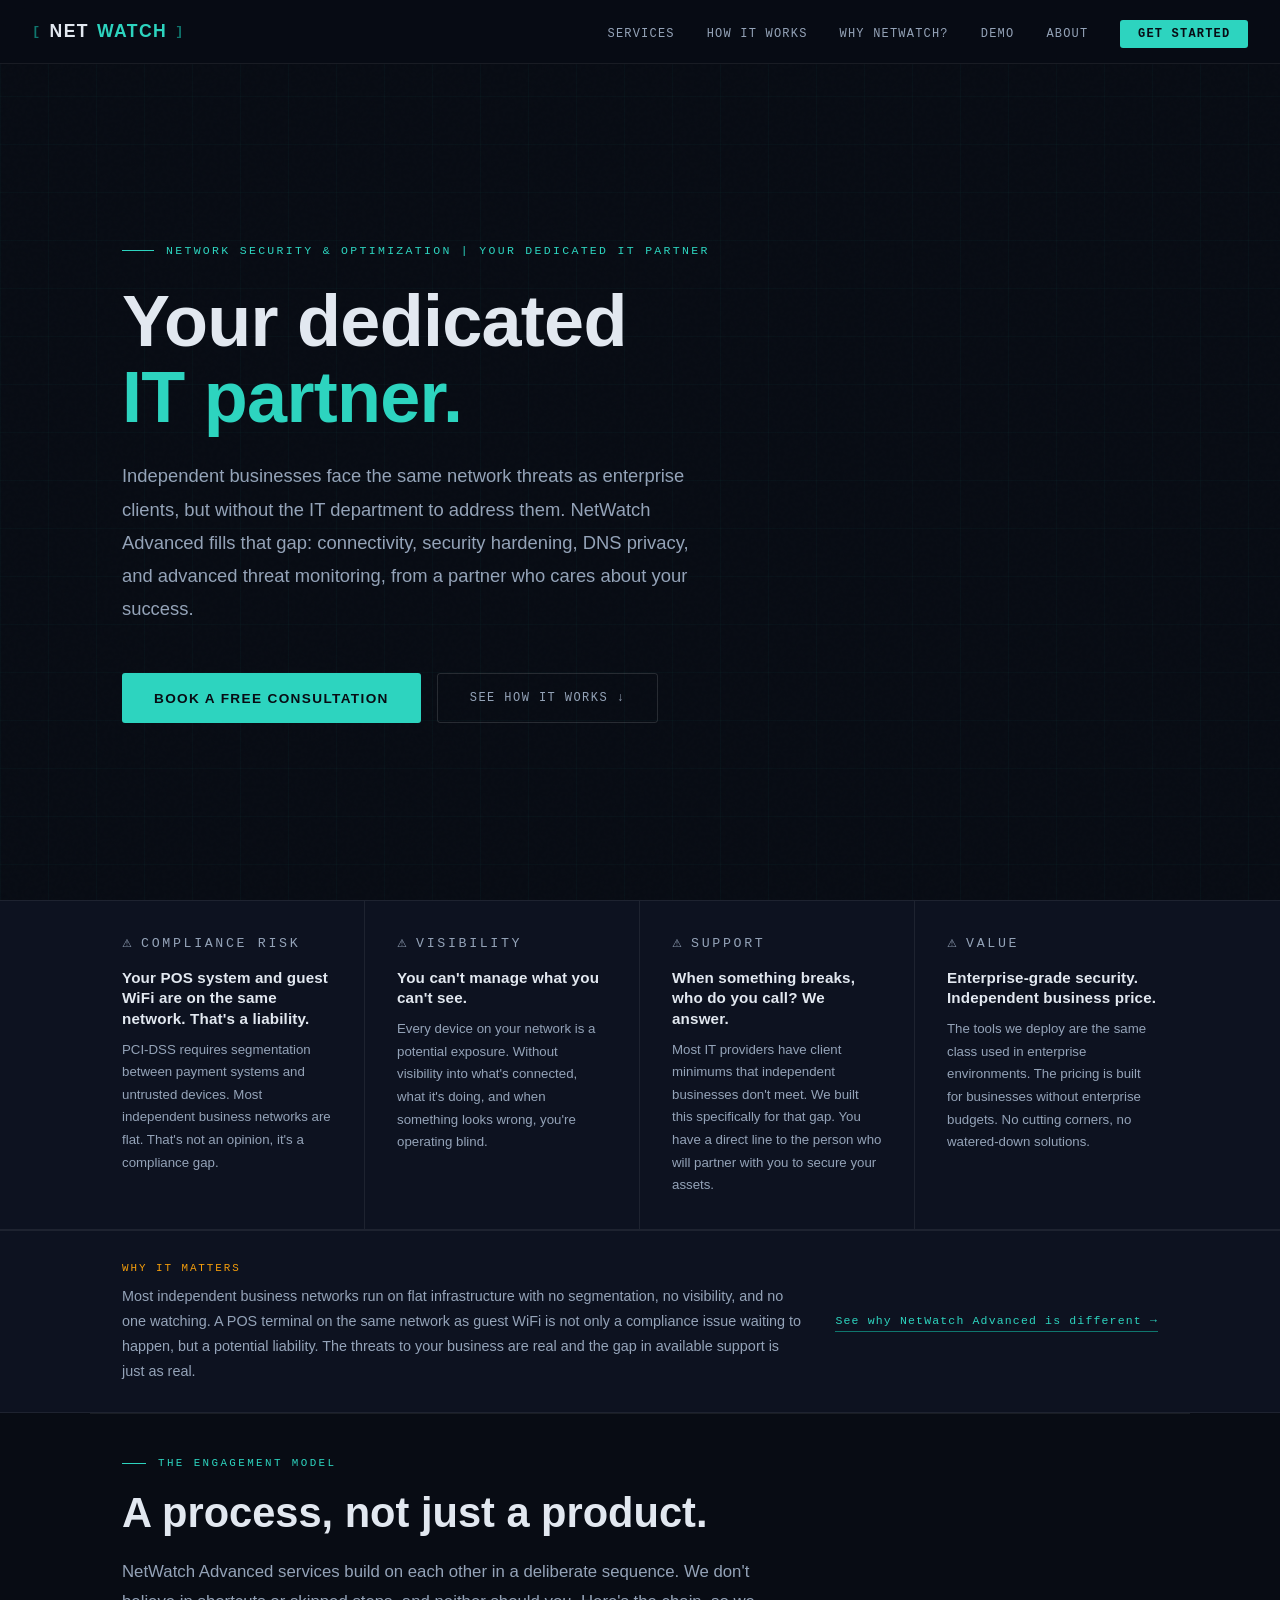
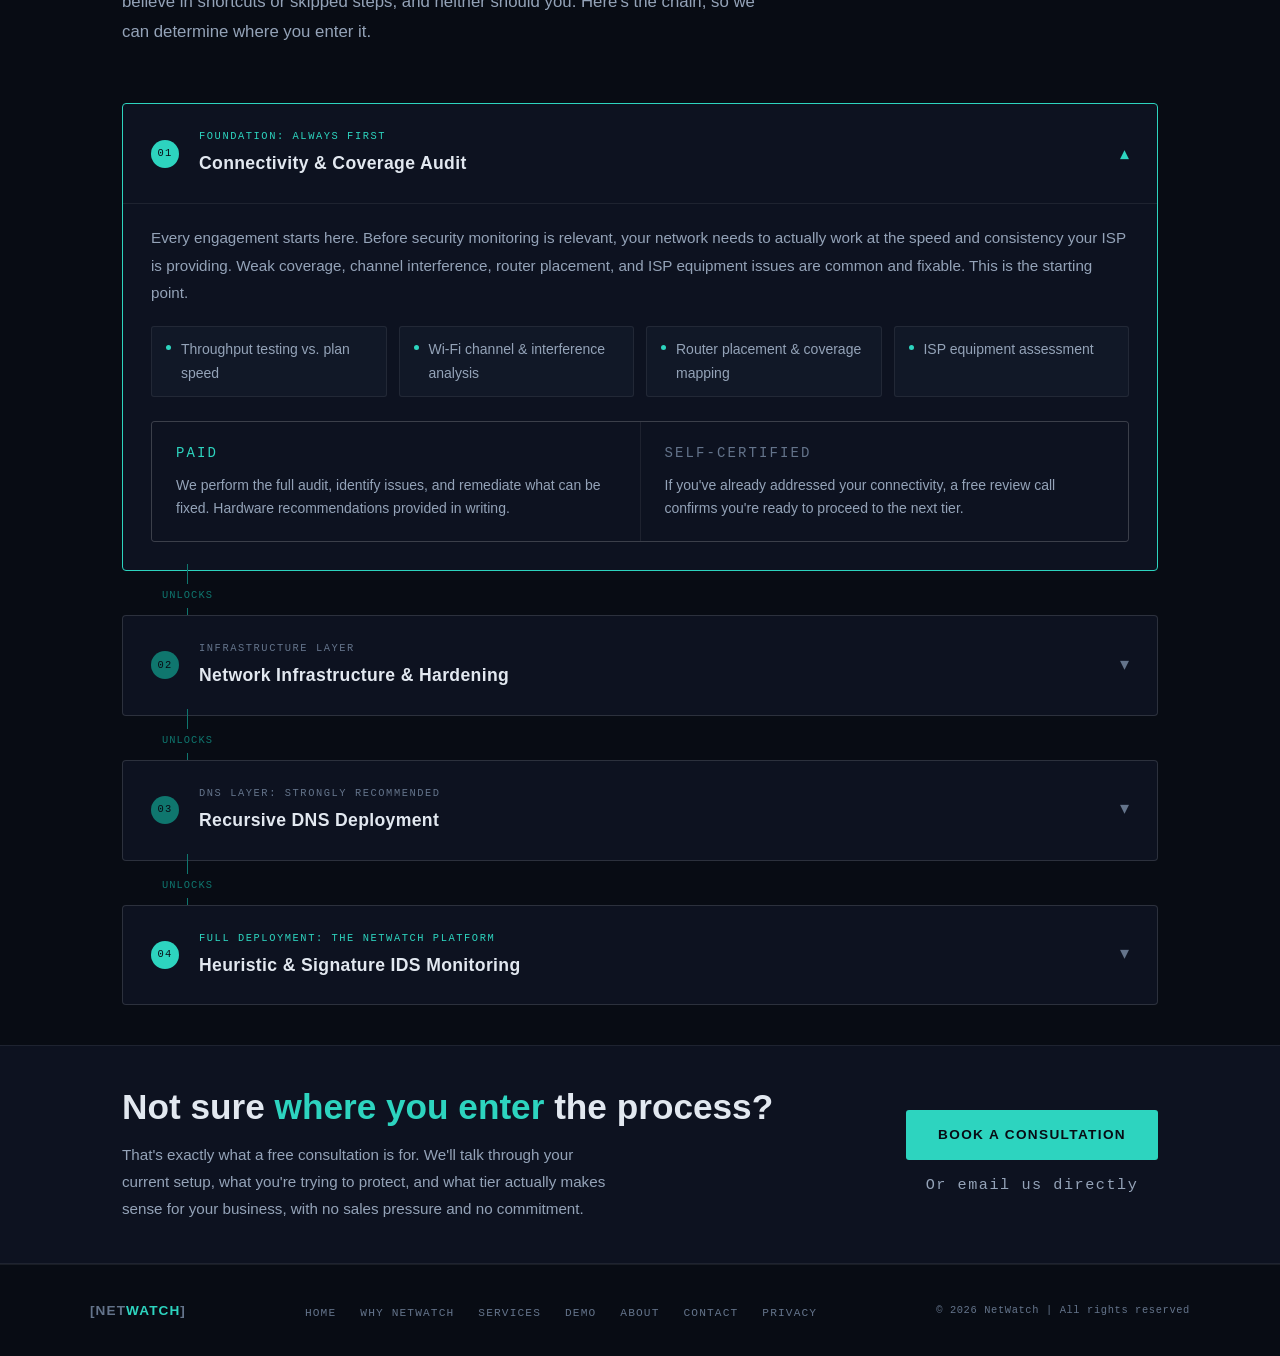
<file: index.html>
<!DOCTYPE html>
<html lang="en">
<head>
  <meta charset="UTF-8" />
  <link rel="icon" type="image/svg+xml" href="favicon.svg" />
  <meta http-equiv="Content-Security-Policy" content="default-src 'self'; script-src 'self' 'unsafe-inline'; connect-src 'self'; frame-src 'self'; img-src 'self' data:; style-src 'self' 'unsafe-inline' https://fonts.googleapis.com; font-src 'self' https://fonts.gstatic.com; worker-src 'self' blob:;">
  <meta property="og:title" content="NetWatch Advanced | Your Dedicated IT Partner" />
  <meta property="og:description" content="Network security and managed IT for independent businesses. Connectivity, hardening, DNS, and IDS monitoring from a partner who picks up the phone." />
  <meta property="og:image" content="https://netwatchadvanced.github.io/og-image.png" />
  <meta property="og:url" content="https://netwatchadvanced.github.io" />
  <meta property="og:type" content="website" />
  <meta name="viewport" content="width=device-width, initial-scale=1.0" />
  <title>NetWatch Advanced | Network Security for Independent Business</title>
  <link rel="preconnect" href="https://fonts.googleapis.com" />
  <link href="https://fonts.googleapis.com/css2?family=Chakra+Petch:wght@400;500;600;700&family=DM+Sans:wght@300;400;500&family=JetBrains+Mono:wght@400;500&display=swap" rel="stylesheet" />
  <link rel="stylesheet" href="assets/css/netwatch.css" />
  <style>
    /* ── HERO ── */
    .hero { min-height: calc(100vh - var(--nav-height)); display: flex; flex-direction: column; justify-content: center; padding: 4rem 2rem; max-width: 1100px; margin: 0 auto; }
    .hero-eyebrow { font-family: var(--mono); font-size: 0.72rem; letter-spacing: 0.2em; text-transform: uppercase; color: var(--teal); margin-bottom: 1.5rem; display: flex; align-items: center; gap: 0.75rem; animation: fadeUp 0.5s ease both; }
    .hero-eyebrow::before { content: ''; display: block; width: 32px; height: 1px; background: var(--teal); }
    .hero h1 { font-family: var(--head); font-size: clamp(2.6rem, 6vw, 4.5rem); font-weight: 700; line-height: 1.05; letter-spacing: -0.01em; color: var(--text); margin-bottom: 1.5rem; max-width: 840px; animation: fadeUp 0.5s 0.1s ease both; }
    .hero h1 em { font-style: normal; color: var(--teal); }
    .hero-sub { font-size: 1.15rem; color: var(--text-muted); max-width: 580px; margin-bottom: 3rem; font-weight: 300; line-height: 1.8; animation: fadeUp 0.5s 0.2s ease both; }
    .hero-actions { display: flex; gap: 1rem; flex-wrap: wrap; align-items: center; animation: fadeUp 0.5s 0.3s ease both; }
    @media (max-width: 768px) { .hero { padding: 3rem 1.5rem; min-height: auto; } }

    /* ── PROBLEM STRIP ── */
    .problem-strip { border-top: 1px solid var(--border); border-bottom: 1px solid var(--border); background: var(--bg2); }
    .problem-strip-inner { max-width: 1100px; margin: 0 auto; display: grid; grid-template-columns: repeat(4, 1fr); }
    .problem-item { padding: 2rem; border-right: 1px solid var(--border); }
    .problem-item:last-child { border-right: none; }
    .problem-item-label { font-family: var(--mono); font-size: 0.62rem; letter-spacing: 0.2em; text-transform: uppercase; color: var(--amber); margin-bottom: 0.75rem; display: flex; align-items: center; gap: 0.4rem; }
    .problem-item-label::before { content: '⚠'; font-size: 0.7rem; }
    .problem-item h3 { font-family: var(--head); font-size: 0.95rem; font-weight: 700; color: var(--text); line-height: 1.35; margin-bottom: 0.6rem; letter-spacing: 0.01em; }
    .problem-item p { font-size: 0.83rem; color: var(--text-muted); line-height: 1.7; }
    @media (max-width: 900px) {
      .problem-strip-inner { grid-template-columns: repeat(2, 1fr); }
      .problem-item { border-bottom: 1px solid var(--border); }
      .problem-item:nth-child(even) { border-right: none; }
      .problem-item:nth-last-child(-n+2) { border-bottom: none; }
    }
    @media (max-width: 480px) {
      .problem-strip-inner { grid-template-columns: 1fr; }
      .problem-item { border-right: none; border-bottom: 1px solid var(--border); }
      .problem-item:last-child { border-bottom: none; }
    }
  </style>
</head>
<body>

  <div id="site-nav" data-active=""></div>

  <section class="hero">
    <p class="hero-eyebrow">Network Security &amp; Optimization | Your Dedicated IT Partner</p>
    <h1>Your dedicated<br /><em>IT partner.</em></h1>
    <p class="hero-sub">
      Independent businesses face the same network threats as enterprise clients, but without the
      IT department to address them. NetWatch Advanced fills that gap: connectivity, security
      hardening, DNS privacy, and advanced threat monitoring, from a partner who cares about your success.
    </p>
    <div class="hero-actions">
      <a href="contact.html" class="btn-primary">Book a Free Consultation</a>
      <a href="#how-it-works" class="btn-ghost">See How It Works ↓</a>
    </div>
  </section>

  <div class="problem-strip">
    <div class="problem-strip-inner">
      <div class="problem-item">
        <p class="problem-item-label">Compliance Risk</p>
        <h3>Your POS system and guest WiFi are on the same network. That's a liability.</h3>
        <p>PCI-DSS requires segmentation between payment systems and untrusted devices. Most independent business networks are flat. That's not an opinion, it's a compliance gap.</p>
      </div>
      <div class="problem-item">
        <p class="problem-item-label">Visibility</p>
        <h3>You can't manage what you can't see.</h3>
        <p>Every device on your network is a potential exposure. Without visibility into what's connected, what it's doing, and when something looks wrong, you're operating blind.</p>
      </div>
      <div class="problem-item">
        <p class="problem-item-label">Support</p>
        <h3>When something breaks, who do you call? We answer.</h3>
        <p>Most IT providers have client minimums that independent businesses don't meet. We built this specifically for that gap. You have a direct line to the person who will partner with you to secure your assets.</p>
      </div>
      <div class="problem-item">
        <p class="problem-item-label">Value</p>
        <h3>Enterprise-grade security. Independent business price.</h3>
        <p>The tools we deploy are the same class used in enterprise environments. The pricing is built for businesses without enterprise budgets. No cutting corners, no watered-down solutions.</p>
      </div>
    </div>
  </div>

  <div class="why-strip">
    <div class="why-strip-inner">
      <div class="why-strip-content">
        <p class="why-strip-label">Why it matters</p>
        <p class="why-strip-text">
          Most independent business networks run on flat infrastructure with no segmentation, no visibility,
          and no one watching. A POS terminal on the same network as guest WiFi is not only a compliance issue
          waiting to happen, but a potential liability. The threats to your business are real and the gap in available support is just as real.
        </p>
      </div>
      <a href="why.html" class="why-strip-link">See why NetWatch Advanced is different →</a>
    </div>
  </div>

  <div class="divider"></div>

  <!--
  <div style="max-width: 800px; margin: 0 auto; padding: 2rem 2rem 0;">
    <img src="assets/nwa.png" alt="NetWatch dashboard overview" style="width: 100%; height: auto; border-radius: 4px; display: block;" />
  </div>
  -->

  <section class="section" id="how-it-works">
    <p class="section-label">The Engagement Model</p>
    <h2>A process, not just a product.</h2>
    <p class="section-intro">
      NetWatch Advanced services build on each other in a deliberate sequence.
      We don't believe in shortcuts or skipped steps, and neither should you. Here's the chain,
      so we can determine where you enter it.
    </p>

    <div class="tier-flow">

      <div class="tier" id="tier1" onclick="toggleTier('tier1')">
        <div class="tier-header">
          <div class="tier-num">01</div>
          <div class="tier-meta">
            <p class="tier-tag">Foundation: Always First</p>
            <p class="tier-name">Connectivity &amp; Coverage Audit</p>
          </div>
          <span class="tier-toggle">▾</span>
        </div>
        <div class="tier-body">
          <div class="tier-body-inner">
            <p class="tier-desc">
              Every engagement starts here. Before security monitoring is relevant, your network
              needs to actually work at the speed and consistency your ISP is providing.
              Weak coverage, channel interference, router placement, and ISP equipment issues
              are common and fixable. This is the starting point.
            </p>
            <div class="tier-services">
              <div class="tier-service"><span class="tier-service-dot"></span>Throughput testing vs. plan speed</div>
              <div class="tier-service"><span class="tier-service-dot"></span>Wi-Fi channel &amp; interference analysis</div>
              <div class="tier-service"><span class="tier-service-dot"></span>Router placement &amp; coverage mapping</div>
              <div class="tier-service"><span class="tier-service-dot"></span>ISP equipment assessment</div>
            </div>
            <div class="entry-lanes">
              <div class="lane">
                <p class="lane-label paid">Paid</p>
                <p>We perform the full audit, identify issues, and remediate what can be fixed. Hardware recommendations provided in writing.</p>
              </div>
              <div class="lane">
                <p class="lane-label free">Self-Certified</p>
                <p>If you've already addressed your connectivity, a free review call confirms you're ready to proceed to the next tier.</p>
              </div>
            </div>
          </div>
        </div>
      </div>

      <div class="tier-connector">
        <div class="tier-connector-inner">
          <div class="tier-connector-line"></div>
          <span class="tier-connector-label">UNLOCKS</span>
          <div class="tier-connector-line-short"></div>
        </div>
      </div>

      <div class="tier" id="tier2" onclick="toggleTier('tier2')">
        <div class="tier-header">
          <div class="tier-num">02</div>
          <div class="tier-meta">
            <p class="tier-tag">Infrastructure Layer</p>
            <p class="tier-name">Network Infrastructure &amp; Hardening</p>
          </div>
          <span class="tier-toggle">▾</span>
        </div>
        <div class="tier-body">
          <div class="tier-body-inner">
            <p class="tier-desc">
              With a verified foundation, we build the infrastructure layer tailored to your environment.
              Services here are mix-and-match based on audit findings, as not every client needs every component,
              but every component builds on the connectivity work that came before.
            </p>
            <div class="tier-services">
              <div class="tier-service"><span class="tier-service-dot"></span>Ongoing IT support &amp; helpdesk</div>
              <div class="tier-service"><span class="tier-service-dot"></span>Firewall configuration &amp; rule sets</div>
              <div class="tier-service"><span class="tier-service-dot"></span>VLAN network segmentation: guest networks, POS &amp; staff isolation</div>
              <div class="tier-service"><span class="tier-service-dot"></span>Patch management &amp; firmware updates</div>
              <div class="tier-service"><span class="tier-service-dot"></span>Hardware selection &amp; procurement guidance</div>
              <div class="tier-service"><span class="tier-service-dot"></span>Security architecture advising</div>
            </div>
          </div>
        </div>
      </div>

      <div class="tier-connector">
        <div class="tier-connector-inner">
          <div class="tier-connector-line"></div>
          <span class="tier-connector-label">UNLOCKS</span>
          <div class="tier-connector-line-short"></div>
        </div>
      </div>

      <div class="tier" id="tier3" onclick="toggleTier('tier3')">
        <div class="tier-header">
          <div class="tier-num">03</div>
          <div class="tier-meta">
            <p class="tier-tag">DNS Layer: Strongly Recommended</p>
            <p class="tier-name">Recursive DNS Deployment</p>
          </div>
          <span class="tier-toggle">▾</span>
        </div>
        <div class="tier-body">
          <div class="tier-body-inner">
            <p class="tier-desc">
              DNS is the address book of the internet, because every connection your devices make starts with a DNS query.
              Deploying a local recursive resolver means no third-party DNS provider sees your queries,
              every device on your network is covered whether it wants to be or not, and known-bad domains
              are blocked before a connection is ever attempted.
              This tier is a meaningful standalone deployment and it feeds the NetWatch dashboard
              with DNS telemetry when Tier 4 follows. You are not <b>required</b> to implement Tier 4
              in order to reap the benefits of Tier 3, and several clients have seen meaningful
              improvements to privacy and security from DNS deployment alone.
            </p>
            <div class="tier-services">
              <div class="tier-service"><span class="tier-service-dot"></span>Pi-hole network-wide ad &amp; tracker blocking</div>
              <div class="tier-service"><span class="tier-service-dot"></span>Unbound fully recursive resolver</div>
              <div class="tier-service"><span class="tier-service-dot"></span>DNSSEC validation</div>
              <div class="tier-service"><span class="tier-service-dot"></span>Forced DNS routing: no device bypass</div>
              <div class="tier-service"><span class="tier-service-dot"></span>Query logging &amp; analytics</div>
              <div class="tier-service"><span class="tier-service-dot"></span>Custom blocklist configuration</div>
            </div>
            <div class="tier-note">
              <strong>Note:</strong> Tier 4 (NetWatch) can be deployed without a DNS layer, but the picture
              it gives you is less complete. DNS telemetry is an important data source in the
              dashboard, as it's what tells you a device tried to bypass your resolver 40 times today.
              We recommend Tier 3 first, but <b>it is not required for Tier 4.</b>
            </div>
          </div>
        </div>
      </div>

      <div class="tier-connector">
        <div class="tier-connector-inner">
          <div class="tier-connector-line"></div>
          <span class="tier-connector-label">UNLOCKS</span>
          <div class="tier-connector-line-short"></div>
        </div>
      </div>

      <div class="tier t4" id="tier4" onclick="toggleTier('tier4')">
        <div class="tier-header">
          <div class="tier-num">04</div>
          <div class="tier-meta">
            <p class="tier-tag">Full Deployment: The NetWatch Platform</p>
            <p class="tier-name">Heuristic &amp; Signature IDS Monitoring</p>
          </div>
          <span class="tier-toggle">▾</span>
        </div>
        <div class="tier-body">
          <div class="tier-body-inner">
            <p class="tier-desc">
              NetWatch is a purpose-built <strong>detection platform</strong>, it is not a prevention system.
              It passively watches every packet via SPAN port mirroring without sitting inline,
              meaning it generates no performance impact and cannot intercept, block, or modify traffic.
              What it does is give you complete visibility into what your network is actually doing:
              every connection, every external IP, every anomalous behavior pattern, all brought together in a
              single operational dashboard alongside your DNS telemetry.
              You see everything. You own the hardware. The data never leaves your network.
              There is no cloud, there is no third-party data collection.
            </p>
            <div class="tier-services">
              <div class="tier-service"><span class="tier-service-dot"></span>Suricata IDS: signature &amp; heuristic detection</div>
              <div class="tier-service"><span class="tier-service-dot"></span>Passive SPAN port monitoring (no inline impact)</div>
              <div class="tier-service"><span class="tier-service-dot"></span>Real-time alert dashboard</div>
              <div class="tier-service"><span class="tier-service-dot"></span>Geographic traffic intelligence</div>
              <div class="tier-service"><span class="tier-service-dot"></span>Device inventory &amp; discovery engine</div>
              <div class="tier-service"><span class="tier-service-dot"></span>DNS telemetry integration</div>
              <div class="tier-service"><span class="tier-service-dot"></span>Monthly reports: Passive or Active tier</div>
              <div class="tier-service"><span class="tier-service-dot"></span>Client-owned hardware, full data sovereignty</div>
            </div>
            <div class="tier-note-teal">
              <strong>Detection, not prevention.</strong> NetWatch tells you what's happening on your network,
              but it does not stop it. The value is visibility: knowing a device is behaving abnormally,
              that traffic is going somewhere it shouldn't, or that something needs attention.
              What happens next is a conversation. Operator-assisted remote response is on the roadmap
              for clients who want a human in the loop when alerts fire.
            </div>
          </div>
        </div>
      </div>

    </div>
  </section>

  <div class="cta-section">
    <div class="cta-inner">
      <div>
        <h2>Not sure <em>where you enter</em> the process?</h2>
        <p>
          That's exactly what a free consultation is for. We'll talk through your current setup,
          what you're trying to protect, and what tier actually makes sense for your business,
          with no sales pressure and no commitment.
        </p>
      </div>
      <div class="cta-actions">
        <a href="contact.html" class="btn-primary">Book a Consultation</a>
        <p class="cta-email">Or email us directly</p>
      </div>
    </div>
  </div>

  <footer id="site-footer"></footer>
  <script src="assets/js/netwatch.js"></script>

</body>
</html>
</file>
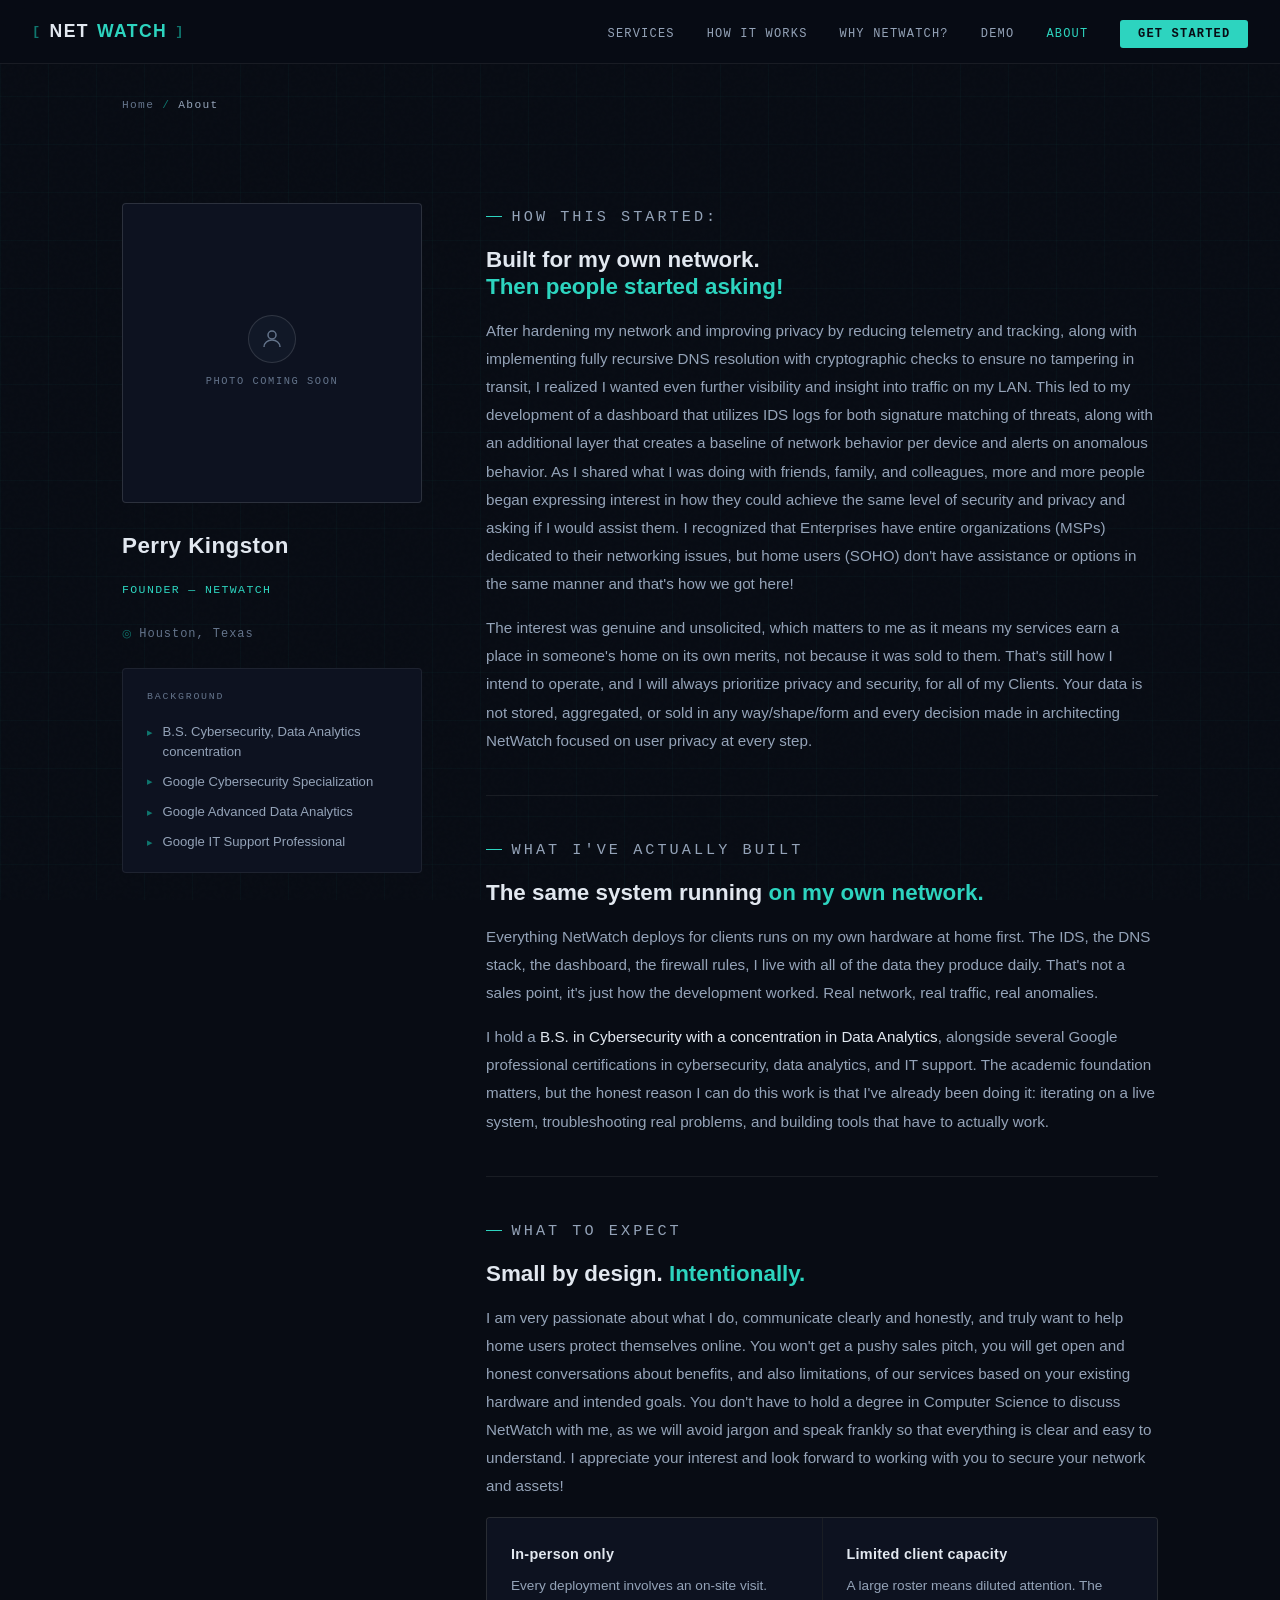
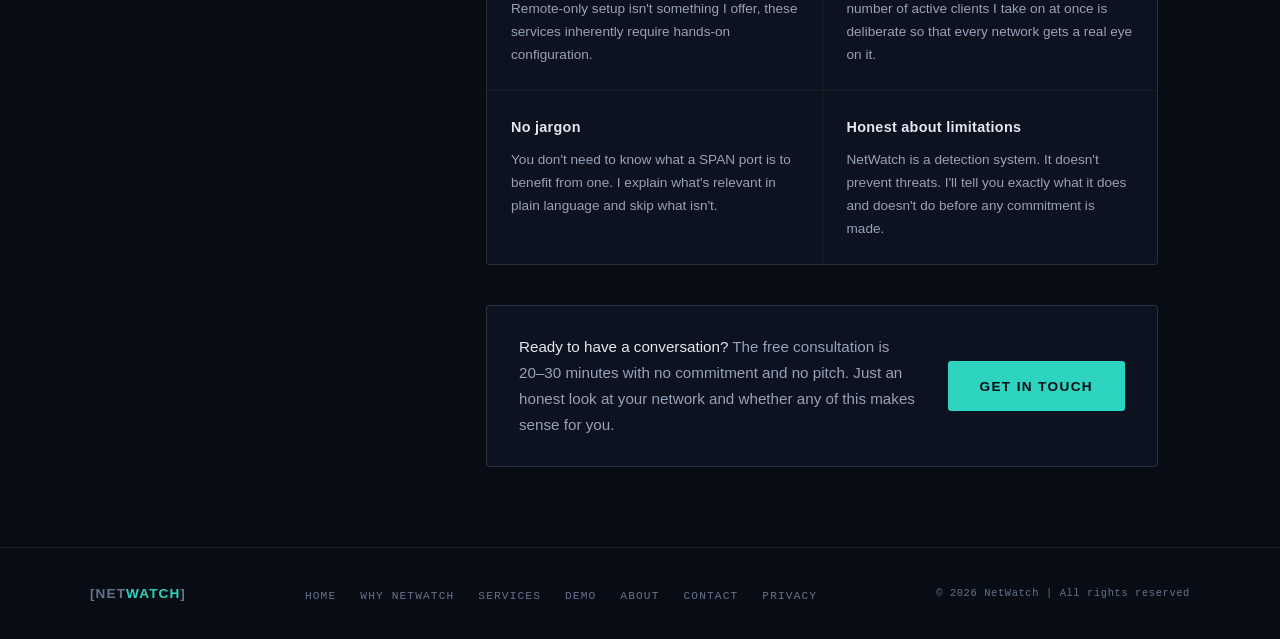
<file: about.html>
<!DOCTYPE html>
<html lang="en">
<head>
  <meta charset="UTF-8" />
  <link rel="icon" type="image/svg+xml" href="favicon.svg" />
  <meta http-equiv="Content-Security-Policy" content="default-src 'self'; script-src 'self' 'unsafe-inline'; connect-src 'self'; frame-src 'self'; img-src 'self' data:; style-src 'self' 'unsafe-inline' https://fonts.googleapis.com; font-src 'self' https://fonts.gstatic.com; worker-src 'self' blob:;">
  <meta name="viewport" content="width=device-width, initial-scale=1.0" />
  <title>About | NetWatch</title>
  <link rel="preconnect" href="https://fonts.googleapis.com" />
  <link href="https://fonts.googleapis.com/css2?family=Chakra+Petch:wght@400;500;600;700&family=DM+Sans:wght@300;400;500&family=JetBrains+Mono:wght@400;500&display=swap" rel="stylesheet" />
  <link rel="stylesheet" href="assets/css/netwatch.css" />
  <style>
    .about-grid { display: grid; grid-template-columns: 300px 1fr; gap: 4rem; align-items: start; max-width: 1100px; margin: 0 auto; padding: 4rem 2rem 5rem; }
    .about-identity { display: flex; flex-direction: column; gap: 1.5rem; animation: fadeUp 0.4s ease both; }
    .photo-placeholder { width: 100%; aspect-ratio: 1; background: var(--bg2); border: 1px solid var(--border2); border-radius: 4px; display: flex; flex-direction: column; align-items: center; justify-content: center; gap: 0.6rem; }
    .photo-placeholder-icon { width: 48px; height: 48px; border-radius: 50%; background: var(--bg3); border: 1px solid var(--border2); display: flex; align-items: center; justify-content: center; }
    .photo-placeholder-icon svg { width: 24px; height: 24px; stroke: var(--text-dim); fill: none; stroke-width: 1.5; }
    .photo-placeholder-label { font-family: var(--mono); font-size: 0.65rem; letter-spacing: 0.15em; text-transform: uppercase; color: var(--text-dim); }
    .identity-name { font-family: var(--head); font-size: 1.4rem; font-weight: 700; color: var(--text); letter-spacing: 0.02em; }
    .identity-title { font-family: var(--mono); font-size: 0.72rem; letter-spacing: 0.12em; text-transform: uppercase; color: var(--teal); margin-top: -0.75rem; }
    .identity-location { font-family: var(--mono); font-size: 0.75rem; letter-spacing: 0.08em; color: var(--text-dim); display: flex; align-items: center; gap: 0.4rem; }
    .identity-location::before { content: '◎'; color: var(--teal-dim); font-size: 0.7rem; }
    .credential-block { background: var(--bg2); border: 1px solid var(--border); border-radius: 4px; padding: 1.25rem 1.5rem; }
    .credential-block-label { font-family: var(--mono); font-size: 0.62rem; letter-spacing: 0.18em; text-transform: uppercase; color: var(--text-dim); margin-bottom: 1rem; }
    .credential-list { list-style: none; display: flex; flex-direction: column; gap: 0.65rem; }
    .credential-list li { font-size: 0.82rem; color: var(--text-muted); line-height: 1.5; display: flex; align-items: flex-start; gap: 0.6rem; }
    .credential-list li::before { content: '▸'; color: var(--teal-dim); font-size: 0.7rem; flex-shrink: 0; margin-top: 0.1rem; }
    .about-content { display: flex; flex-direction: column; gap: 2.5rem; animation: fadeUp 0.4s 0.1s ease both; }
    .about-section-label { font-family: var(--mono); font-size: 0.65rem; letter-spacing: 0.2em; text-transform: uppercase; color: var(--teal); margin-bottom: 0.75rem; display: flex; align-items: center; gap: 0.6rem; }
    .about-section-label::before { content: ''; display: block; width: 16px; height: 1px; background: var(--teal); }
    .about-block h2 { font-family: var(--head); font-size: 1.4rem; font-weight: 700; color: var(--text); line-height: 1.2; margin-bottom: 1rem; }
    .about-block h2 em { font-style: normal; color: var(--teal); }
    .about-block p { font-size: 0.95rem; color: var(--text-muted); line-height: 1.85; margin-bottom: 1rem; }
    .about-block p:last-child { margin-bottom: 0; }
    .about-block p strong { color: var(--text); font-weight: 500; }
    .about-divider { height: 1px; background: var(--border); }
    .expect-grid { display: grid; grid-template-columns: 1fr 1fr; gap: 1px; background: var(--border); border: 1px solid var(--border); border-radius: 4px; overflow: hidden; margin-top: 1rem; }
    .expect-card { background: var(--bg2); padding: 1.5rem; }
    .expect-card h3 { font-family: var(--head); font-size: 0.9rem; font-weight: 600; color: var(--text); letter-spacing: 0.02em; margin-bottom: 0.5rem; }
    .expect-card p { font-size: 0.85rem; color: var(--text-muted); line-height: 1.7; margin-bottom: 0; }
    .about-cta { background: var(--bg2); border: 1px solid var(--border2); border-radius: 4px; padding: 1.75rem 2rem; display: flex; align-items: center; justify-content: space-between; gap: 2rem; flex-wrap: wrap; }
    .about-cta p { font-size: 0.95rem; color: var(--text-muted); line-height: 1.7; margin: 0; flex: 1; min-width: 220px; }
    .about-cta p strong { color: var(--text); font-weight: 500; }
    @media (max-width: 860px) {
      .about-grid { grid-template-columns: 1fr; gap: 2.5rem; padding: 2.5rem 1.5rem 4rem; }
      .about-identity { flex-direction: row; flex-wrap: wrap; align-items: flex-start; gap: 1.5rem; }
      .photo-placeholder { width: 120px; aspect-ratio: 1; flex-shrink: 0; }
      .expect-grid { grid-template-columns: 1fr; }
    }
  </style>
</head>
<body>

  <div id="site-nav" data-active="about"></div>

  <div style="max-width: 1100px; margin: 0 auto; padding: 2rem 2rem 0;">
    <div class="breadcrumb">
      <a href="index.html">Home</a>
      <span>/</span>
      <span style="color: var(--text-muted);">About</span>
    </div>
  </div>

  <div class="about-grid">

    <div class="about-identity">
      <div class="photo-placeholder">
        <div class="photo-placeholder-icon">
          <svg viewBox="0 0 24 24" xmlns="http://www.w3.org/2000/svg">
            <circle cx="12" cy="8" r="4"/>
            <path d="M4 20c0-4 3.6-7 8-7s8 3 8 7"/>
          </svg>
        </div>
        <p class="photo-placeholder-label">Photo coming soon</p>
      </div>
      <div>
        <p class="identity-name">Perry Kingston</p><br>
        <p class="identity-title">Founder — NetWatch</p>
      </div>
      <p class="identity-location">Houston, Texas</p>
      <div class="credential-block">
        <p class="credential-block-label">Background</p>
        <ul class="credential-list">
          <li>B.S. Cybersecurity, Data Analytics concentration</li>
          <li>Google Cybersecurity Specialization</li>
          <li>Google Advanced Data Analytics</li>
          <li>Google IT Support Professional</li>
        </ul>
      </div>
    </div>

    <div class="about-content">

      <div class="about-block">
        <p class="about-section-label">How this started:</p>
        <h2>Built for my own network.<br /><em>Then people started asking!</em></h2>
        <p>
          After hardening my network and improving privacy by reducing telemetry and tracking, along with
          implementing fully recursive DNS resolution with cryptographic checks to ensure no tampering
          in transit, I realized I wanted even further visibility and insight into traffic on my LAN. This led
          to my development of a dashboard that utilizes IDS logs for both signature matching of threats,
          along with an additional layer that creates a baseline of network behavior per device and alerts
          on anomalous behavior. As I shared what I was doing with friends, family, and colleagues, more and more
          people began expressing interest in how they could achieve the same level of security and privacy and
          asking if I would assist them. I recognized that Enterprises have entire organizations (MSPs) dedicated to their networking issues,
          but home users (SOHO) don't have assistance or options in the same manner and that's how we got here!
        </p>
        <p>
          The interest was genuine and unsolicited, which matters to me as it means
          my services earn a place in someone's home on its own merits, not because
          it was sold to them. That's still how I intend to operate, and I will always
          prioritize privacy and security, for all of my Clients. Your data is not stored,
          aggregated, or sold in any way/shape/form and every decision made in architecting
          NetWatch focused on user privacy at every step.
        </p>
      </div>

      <div class="about-divider"></div>

      <div class="about-block">
        <p class="about-section-label">What I've actually built</p>
        <h2>The same system running <em>on my own network.</em></h2>
        <p>
          Everything NetWatch deploys for clients runs on my own hardware at home first.
          The IDS, the DNS stack, the dashboard, the firewall rules, I live with all of the data
          they produce daily. That's not a sales point, it's just how the development worked.
          Real network, real traffic, real anomalies.
        </p>
        <p>
          I hold a <strong>B.S. in Cybersecurity with a concentration in Data Analytics</strong>,
          alongside several Google professional certifications in cybersecurity,
          data analytics, and IT support. The academic foundation matters, but the honest reason
          I can do this work is that I've already been doing it: iterating on a live system,
          troubleshooting real problems, and building tools that have to actually work.
        </p>
      </div>

      <div class="about-divider"></div>

      <div class="about-block">
        <p class="about-section-label">What to expect</p>
        <h2>Small by design. <em>Intentionally.</em></h2>
        <p>
          I am very passionate about what I do, communicate clearly and honestly,
          and truly want to help home users protect themselves online. You won't get a pushy
          sales pitch, you will get open and honest conversations about benefits, and also limitations,
          of our services based on your existing hardware and intended goals. You don't have to hold a
          degree in Computer Science to discuss NetWatch with me, as we will avoid jargon and speak frankly
          so that everything is clear and easy to understand. I appreciate your interest and look forward
          to working with you to secure your network and assets!
        </p>
        <div class="expect-grid">
          <div class="expect-card">
            <h3>In-person only</h3>
            <p>Every deployment involves an on-site visit. Remote-only setup isn't something I offer, these services inherently require hands-on configuration.</p>
          </div>
          <div class="expect-card">
            <h3>Limited client capacity</h3>
            <p>A large roster means diluted attention. The number of active clients I take on at once is deliberate so that every network gets a real eye on it.</p>
          </div>
          <div class="expect-card">
            <h3>No jargon</h3>
            <p>You don't need to know what a SPAN port is to benefit from one. I explain what's relevant in plain language and skip what isn't.</p>
          </div>
          <div class="expect-card">
            <h3>Honest about limitations</h3>
            <p>NetWatch is a detection system. It doesn't prevent threats. I'll tell you exactly what it does and doesn't do before any commitment is made.</p>
          </div>
        </div>
      </div>

      <div class="about-cta">
        <p>
          <strong>Ready to have a conversation?</strong> The free consultation is
          20–30 minutes with no commitment and no pitch. Just an honest look at your network
          and whether any of this makes sense for you.
        </p>
        <a href="contact.html" class="btn-primary">Get in Touch</a>
      </div>

    </div>
  </div>

  <footer id="site-footer"></footer>
  <script src="assets/js/netwatch.js"></script>

</body>
</html>
</file>
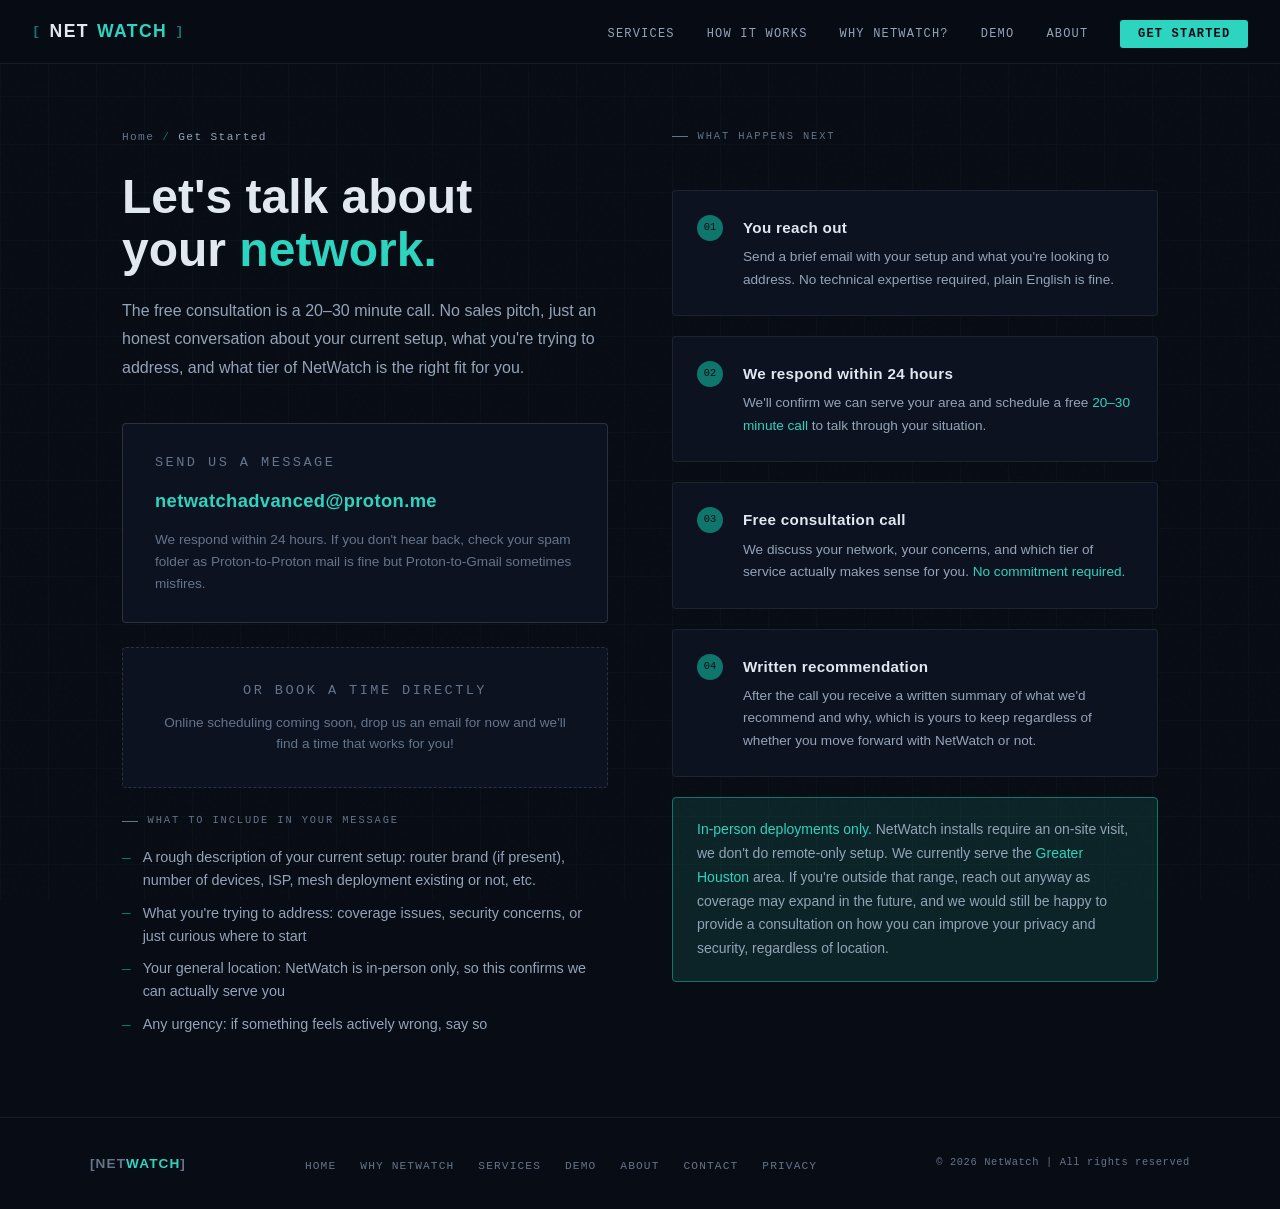
<file: contact.html>
<!DOCTYPE html>
<html lang="en">
<head>
  <meta charset="UTF-8" />
  <link rel="icon" type="image/svg+xml" href="favicon.svg" />
  <meta http-equiv="Content-Security-Policy" content="default-src 'self'; script-src 'self' 'unsafe-inline'; connect-src 'self'; frame-src 'self'; img-src 'self' data:; style-src 'self' 'unsafe-inline' https://fonts.googleapis.com; font-src 'self' https://fonts.gstatic.com; worker-src 'self' blob:;">
  <meta name="viewport" content="width=device-width, initial-scale=1.0" />
  <title>Get Started | NetWatch</title>
  <link rel="preconnect" href="https://fonts.googleapis.com" />
  <link href="https://fonts.googleapis.com/css2?family=Chakra+Petch:wght@400;500;600;700&family=DM+Sans:wght@300;400;500&family=JetBrains+Mono:wght@400;500&display=swap" rel="stylesheet" />
  <link rel="stylesheet" href="assets/css/netwatch.css" />
  <style>
    .contact-grid { display: grid; grid-template-columns: 1fr 1fr; gap: 4rem; align-items: start; padding: 4rem 2rem 5rem; max-width: 1100px; margin: 0 auto; }
    .contact-left h1 { font-family: var(--head); font-size: clamp(2rem, 4vw, 3rem); font-weight: 700; line-height: 1.1; color: var(--text); margin-bottom: 1.25rem; animation: fadeUp 0.4s ease both; }
    .contact-left h1 em { font-style: normal; color: var(--teal); }
    .contact-left .lead { font-size: 1rem; color: var(--text-muted); line-height: 1.8; font-weight: 300; margin-bottom: 2.5rem; animation: fadeUp 0.4s 0.1s ease both; }
    .email-block { background: var(--bg2); border: 1px solid var(--border2); border-radius: 4px; padding: 1.75rem 2rem; margin-bottom: 1.5rem; animation: fadeUp 0.4s 0.15s ease both; }
    .email-block-label { font-family: var(--mono); font-size: 0.65rem; letter-spacing: 0.18em; text-transform: uppercase; color: var(--text-dim); margin-bottom: 0.75rem; }
    .email-link { font-family: var(--head); font-size: 1.15rem; font-weight: 600; color: var(--teal); text-decoration: none; letter-spacing: 0.02em; display: inline-block; margin-bottom: 0.75rem; transition: color 0.2s; }
    .email-link:hover { color: var(--teal-hover); }
    .email-block p { font-size: 0.85rem; color: var(--text-dim); line-height: 1.6; }
    .calendly-placeholder { background: var(--bg2); border: 1px dashed var(--border2); border-radius: 4px; padding: 2rem; text-align: center; margin-bottom: 1.5rem; animation: fadeUp 0.4s 0.2s ease both; }
    .calendly-placeholder-label { font-family: var(--mono); font-size: 0.65rem; letter-spacing: 0.18em; text-transform: uppercase; color: var(--text-dim); margin-bottom: 0.6rem; }
    .calendly-placeholder p { font-size: 0.85rem; color: var(--text-dim); line-height: 1.6; }
    .include-block { animation: fadeUp 0.4s 0.25s ease both; }
    .include-label { font-family: var(--mono); font-size: 0.65rem; letter-spacing: 0.18em; text-transform: uppercase; color: var(--text-dim); margin-bottom: 1rem; display: flex; align-items: center; gap: 0.6rem; }
    .include-label::before { content: ''; display: block; width: 16px; height: 1px; background: var(--text-dim); }
    .include-list { list-style: none; display: flex; flex-direction: column; gap: 0.6rem; }
    .include-list li { display: flex; align-items: flex-start; gap: 0.75rem; font-size: 0.9rem; color: var(--text-muted); line-height: 1.6; }
    .include-list li::before { content: '—'; font-family: var(--mono); color: var(--teal-dim); flex-shrink: 0; margin-top: 0.05rem; }
    .contact-right { display: flex; flex-direction: column; gap: 1.25rem; animation: fadeUp 0.4s 0.2s ease both; }
    .process-step { background: var(--bg2); border: 1px solid var(--border); border-radius: 4px; padding: 1.5rem; display: flex; gap: 1.25rem; align-items: flex-start; transition: border-color 0.2s; }
    .process-step:hover { border-color: var(--teal-dim); }
    .process-num { font-family: var(--mono); font-size: 0.65rem; font-weight: 500; color: var(--bg); background: var(--teal-dim); width: 26px; height: 26px; border-radius: 50%; display: flex; align-items: center; justify-content: center; flex-shrink: 0; }
    .process-step-content h3 { font-family: var(--head); font-size: 0.95rem; font-weight: 600; color: var(--text); letter-spacing: 0.02em; margin-bottom: 0.35rem; }
    .process-step-content p { font-size: 0.85rem; color: var(--text-muted); line-height: 1.65; }
    .process-step-content p strong { color: var(--teal); font-weight: 500; }
    .local-note { background: var(--teal-glow); border: 1px solid var(--teal-dim); border-radius: 4px; padding: 1.25rem 1.5rem; font-size: 0.875rem; color: var(--text-muted); line-height: 1.7; }
    .local-note strong { color: var(--teal); font-weight: 500; }
    @media (max-width: 768px) { .contact-grid { grid-template-columns: 1fr; gap: 2.5rem; padding: 2.5rem 1.5rem 4rem; } }
  </style>
</head>
<body>

  <div id="site-nav" data-active="contact"></div>

  <div class="contact-grid">

    <div class="contact-left">
      <div class="breadcrumb">
        <a href="index.html">Home</a>
        <span>/</span>
        <span style="color: var(--text-muted);">Get Started</span>
      </div>
      <h1>Let's talk about<br />your <em>network.</em></h1>
      <p class="lead">
        The free consultation is a 20–30 minute call. No sales pitch,
        just an honest conversation about your current setup, what you're
        trying to address, and what tier of NetWatch is the right fit for you.
      </p>
      <div class="email-block">
        <p class="email-block-label">Send us a message</p>
        <a href="mailto:netwatchadvanced@proton.me" class="email-link">netwatchadvanced@proton.me</a>
        <p>We respond within 24 hours. If you don't hear back, check your spam folder as Proton-to-Proton mail is fine but Proton-to-Gmail sometimes misfires.</p>
      </div>
      <!-- CALENDLY PLACEHOLDER — swap this div for the Calendly embed script when ready -->
      <div class="calendly-placeholder" id="calendly-embed">
        <p class="calendly-placeholder-label">Or book a time directly</p>
        <p>Online scheduling coming soon, drop us an email for now and we'll find a time that works for you!</p>
      </div>
      <div class="include-block">
        <p class="include-label">What to include in your message</p>
        <ul class="include-list">
          <li>A rough description of your current setup: router brand (if present), number of devices, ISP, mesh deployment existing or not, etc.</li>
          <li>What you're trying to address: coverage issues, security concerns, or just curious where to start</li>
          <li>Your general location: NetWatch is in-person only, so this confirms we can actually serve you</li>
          <li>Any urgency: if something feels actively wrong, say so</li>
        </ul>
      </div>
    </div>

    <div class="contact-right">
      <div style="margin-bottom: 0.5rem;">
        <p class="include-label" style="margin-bottom: 1rem;">What happens next</p>
      </div>
      <div class="process-step">
        <div class="process-num">01</div>
        <div class="process-step-content">
          <h3>You reach out</h3>
          <p>Send a brief email with your setup and what you're looking to address. No technical expertise required, plain English is fine.</p>
        </div>
      </div>
      <div class="process-step">
        <div class="process-num">02</div>
        <div class="process-step-content">
          <h3>We respond within 24 hours</h3>
          <p>We'll confirm we can serve your area and schedule a free <strong>20–30 minute call</strong> to talk through your situation.</p>
        </div>
      </div>
      <div class="process-step">
        <div class="process-num">03</div>
        <div class="process-step-content">
          <h3>Free consultation call</h3>
          <p>We discuss your network, your concerns, and which tier of service actually makes sense for you. <strong>No commitment required.</strong></p>
        </div>
      </div>
      <div class="process-step">
        <div class="process-num">04</div>
        <div class="process-step-content">
          <h3>Written recommendation</h3>
          <p>After the call you receive a written summary of what we'd recommend and why, which is yours to keep regardless of whether you move forward with NetWatch or not.</p>
        </div>
      </div>
      <div class="local-note">
        <strong>In-person deployments only.</strong> NetWatch installs require an on-site visit,
        we don't do remote-only setup. We currently serve the
        <strong>Greater Houston</strong> area. If you're outside that range, reach out anyway as
        coverage may expand in the future, and we would still be happy to provide a consultation on how you
        can improve your privacy and security, regardless of location.
      </div>
    </div>

  </div>

  <footer id="site-footer"></footer>
  <script src="assets/js/netwatch.js"></script>

</body>
</html>
</file>
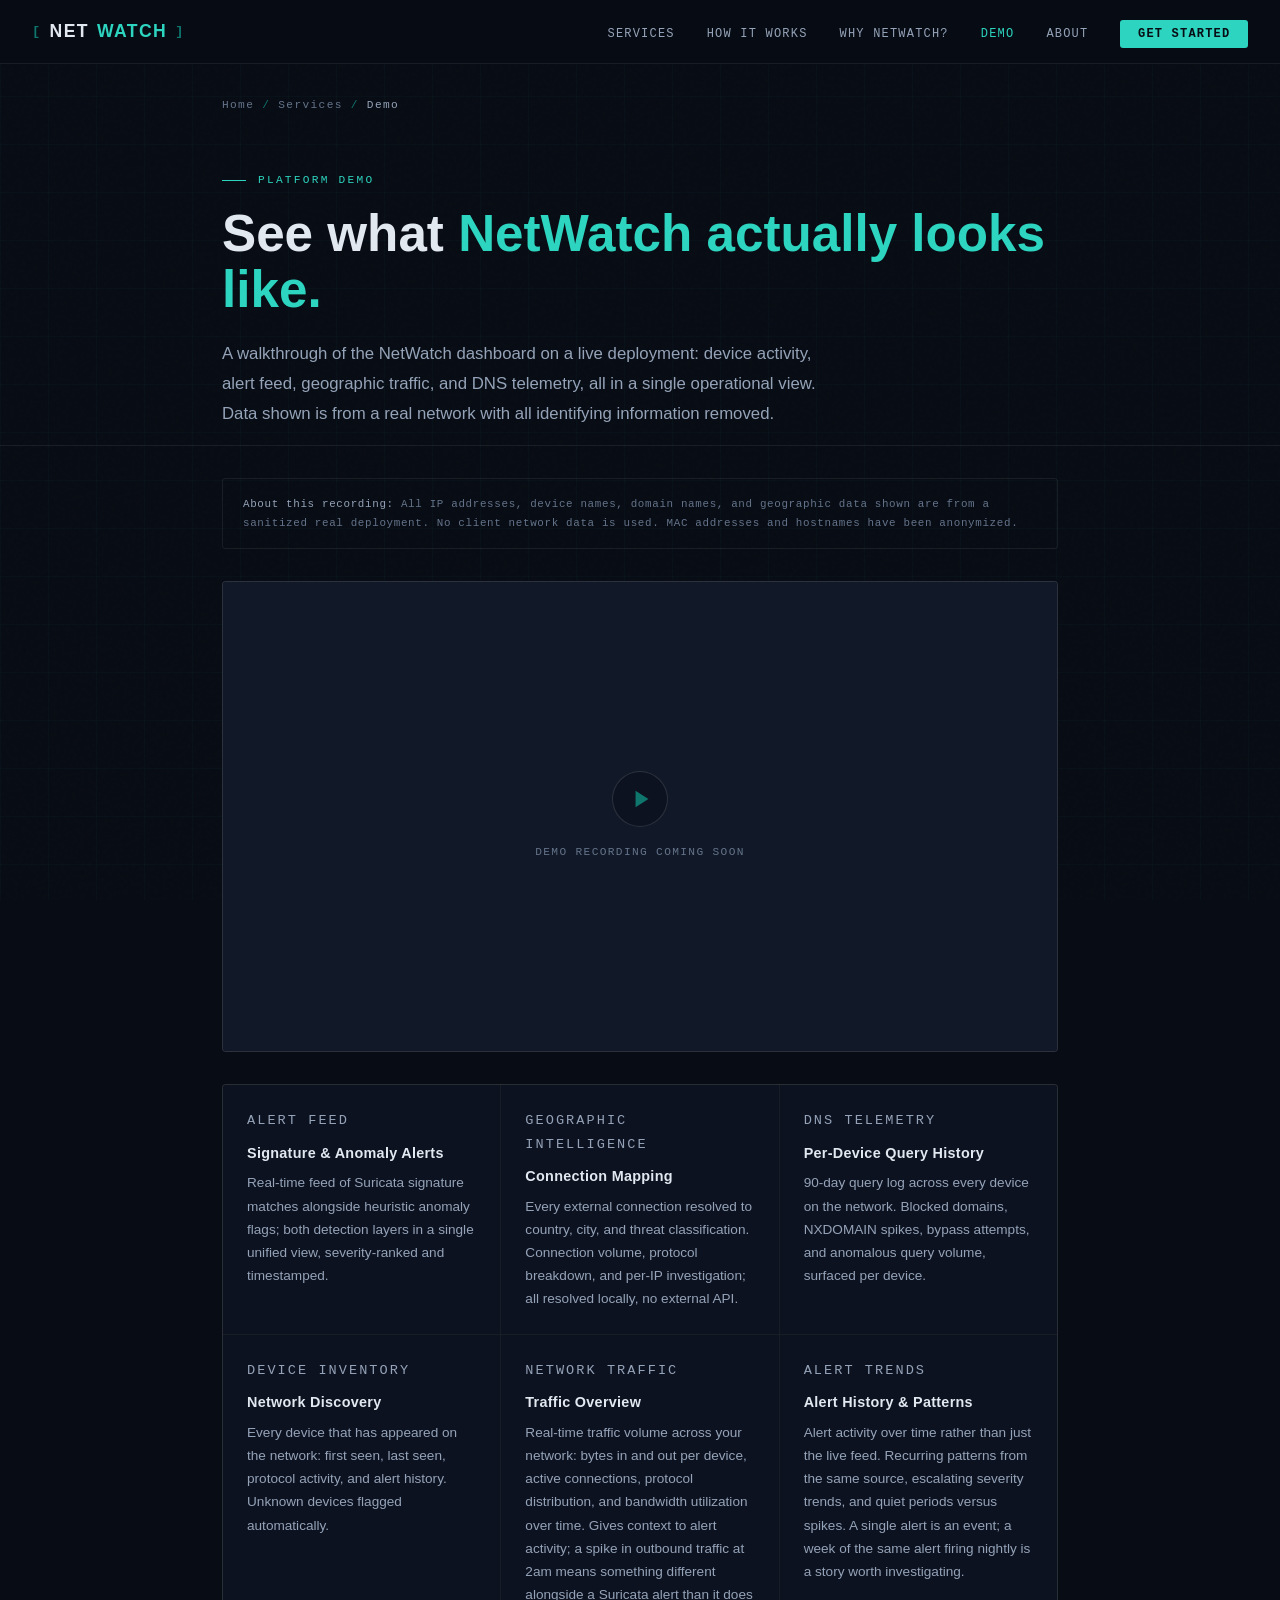
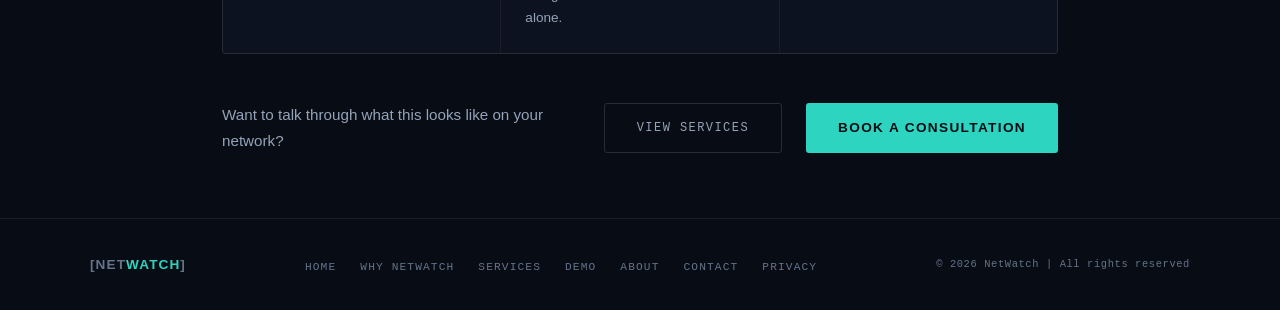
<file: demo.html>
<!DOCTYPE html>
<html lang="en">
<head>
  <meta charset="UTF-8" />
  <link rel="icon" type="image/svg+xml" href="favicon.svg" />
  <meta http-equiv="Content-Security-Policy" content="default-src 'self'; script-src 'self' 'unsafe-inline'; connect-src 'self'; frame-src 'self'; img-src 'self' data:; style-src 'self' 'unsafe-inline' https://fonts.googleapis.com; font-src 'self' https://fonts.gstatic.com; worker-src 'self' blob:;">
  <meta name="viewport" content="width=device-width, initial-scale=1.0" />
  <link rel="preconnect" href="https://fonts.googleapis.com" />
  <link href="https://fonts.googleapis.com/css2?family=Chakra+Petch:wght@400;500;600;700&family=DM+Sans:wght@300;400;500&family=JetBrains+Mono:wght@400;500&display=swap" rel="stylesheet" />
  <title>Demo | NetWatch</title>
  <link rel="stylesheet" href="assets/css/netwatch.css" />
  <style>
    .demo-content { max-width: 900px; margin: 0 auto; padding: 2rem 2rem 4rem; }
    .video-wrap { position: relative; width: 100%; background: var(--bg2); border: 1px solid var(--border2); border-radius: 4px; overflow: hidden; margin: 2rem 0; }
    .video-placeholder { aspect-ratio: 16 / 9; display: flex; flex-direction: column; align-items: center; justify-content: center; gap: 1rem; background: var(--bg3); }
    .video-placeholder-icon { width: 56px; height: 56px; border-radius: 50%; border: 1px solid var(--border2); background: var(--bg2); display: flex; align-items: center; justify-content: center; }
    .video-placeholder-icon svg { width: 22px; height: 22px; fill: var(--teal-dim); margin-left: 3px; }
    .video-placeholder p { font-family: var(--mono); font-size: 0.7rem; letter-spacing: 0.12em; text-transform: uppercase; color: var(--text-dim); }
    /* Swap placeholder div for this when recording is ready:
       <video autoplay muted loop playsinline controls>
         <source src="assets/video/netwatch-demo.mp4" type="video/mp4" />
       </video> */
    .video-wrap video { width: 100%; height: auto; display: block; }
    .demo-features { display: grid; grid-template-columns: repeat(auto-fit, minmax(240px, 1fr)); gap: 1px; background: var(--border); border: 1px solid var(--border); border-radius: 4px; overflow: hidden; margin: 2rem 0; }
    .demo-feature { background: var(--bg2); padding: 1.5rem; }
    .demo-feature-label { font-family: var(--mono); font-size: 0.65rem; letter-spacing: 0.15em; text-transform: uppercase; color: var(--teal); margin-bottom: 0.5rem; }
    .demo-feature h3 { font-family: var(--head); font-size: 0.9rem; font-weight: 600; color: var(--text); margin-bottom: 0.4rem; letter-spacing: 0.02em; }
    .demo-feature p { font-size: 0.85rem; color: var(--text-muted); line-height: 1.7; }
    .demo-disclaimer { font-family: var(--mono); font-size: 0.68rem; letter-spacing: 0.06em; color: var(--text-dim); line-height: 1.7; padding: 1rem 1.25rem; border: 1px solid var(--border); border-radius: 3px; margin-bottom: 2rem; }
    .demo-disclaimer strong { color: var(--text-muted); font-weight: 500; }
  </style>
</head>
<body>

  <div id="site-nav" data-active="demo"></div>

  <div style="max-width: 900px; margin: 0 auto; padding: 2rem 2rem 0;">
    <div class="breadcrumb">
      <a href="index.html">Home</a>
      <span>/</span>
      <a href="services.html">Services</a>
      <span>/</span>
      <span style="color: var(--text-muted);">Demo</span>
    </div>
  </div>

  <div class="page-header" style="max-width: 900px;">
    <p class="page-eyebrow">Platform Demo</p>
    <h1>See what <em>NetWatch actually looks like.</em></h1>
    <p class="lead">
      A walkthrough of the NetWatch dashboard on a live deployment:
      device activity, alert feed, geographic traffic, and DNS telemetry,
      all in a single operational view. Data shown is from a real network
      with all identifying information removed.
    </p>
  </div>

  <div class="divider-full"></div>

  <div class="demo-content">

    <div class="demo-disclaimer">
      <strong>About this recording:</strong> All IP addresses, device names, domain names,
      and geographic data shown are from a sanitized real deployment.
      No client network data is used. MAC addresses and hostnames have been anonymized.
    </div>

    <!-- VIDEO — replace .video-placeholder div with <video> tag when recording is ready -->
    <div class="video-wrap">
      <div class="video-placeholder">
        <div class="video-placeholder-icon">
          <svg viewBox="0 0 24 24" xmlns="http://www.w3.org/2000/svg">
            <polygon points="5,3 19,12 5,21"/>
          </svg>
        </div>
        <p>Demo recording coming soon</p>
      </div>
    </div>

    <div class="demo-features">
      <div class="demo-feature">
        <p class="demo-feature-label">Alert Feed</p>
        <h3>Signature & Anomaly Alerts</h3>
        <p>Real-time feed of Suricata signature matches alongside heuristic anomaly
           flags; both detection layers in a single unified view, severity-ranked
           and timestamped.</p>
      </div>
      <div class="demo-feature">
        <p class="demo-feature-label">Geographic Intelligence</p>
        <h3>Connection Mapping</h3>
        <p>Every external connection resolved to country, city, and threat
           classification. Connection volume, protocol breakdown, and per-IP
           investigation; all resolved locally, no external API.</p>
      </div>
      <div class="demo-feature">
        <p class="demo-feature-label">DNS Telemetry</p>
        <h3>Per-Device Query History</h3>
        <p>90-day query log across every device on the network. Blocked domains,
           NXDOMAIN spikes, bypass attempts, and anomalous query volume,
           surfaced per device.</p>
      </div>
      <div class="demo-feature">
        <p class="demo-feature-label">Device Inventory</p>
        <h3>Network Discovery</h3>
        <p>Every device that has appeared on the network: first seen, last seen,
           protocol activity, and alert history. Unknown devices flagged
           automatically.</p>
      </div>
      <div class="demo-feature">
        <p class="demo-feature-label">Network Traffic</p>
        <h3>Traffic Overview</h3>
        <p>Real-time traffic volume across your network: bytes in and out per device,
           active connections, protocol distribution, and bandwidth utilization over
           time. Gives context to alert activity; a spike in outbound traffic at 2am
           means something different alongside a Suricata alert than it does alone.</p>
      </div>
      <div class="demo-feature">
        <p class="demo-feature-label">Alert Trends</p>
        <h3>Alert History & Patterns</h3>
        <p>Alert activity over time rather than just the live feed. Recurring patterns
           from the same source, escalating severity trends, and quiet periods versus
           spikes. A single alert is an event; a week of the same alert firing nightly
           is a story worth investigating.</p>
      </div>
    </div>

    <div class="cta-row" style="padding: 1rem 0 0; max-width: 100%;">
      <p>Want to talk through what this looks like on your network?</p>
      <a href="services.html" class="btn-ghost">View Services</a>
      <a href="contact.html" class="btn-primary">Book a Consultation</a>
    </div>

  </div>

  <footer id="site-footer"></footer>
  <script src="assets/js/netwatch.js"></script>

</body>
</html>
</file>
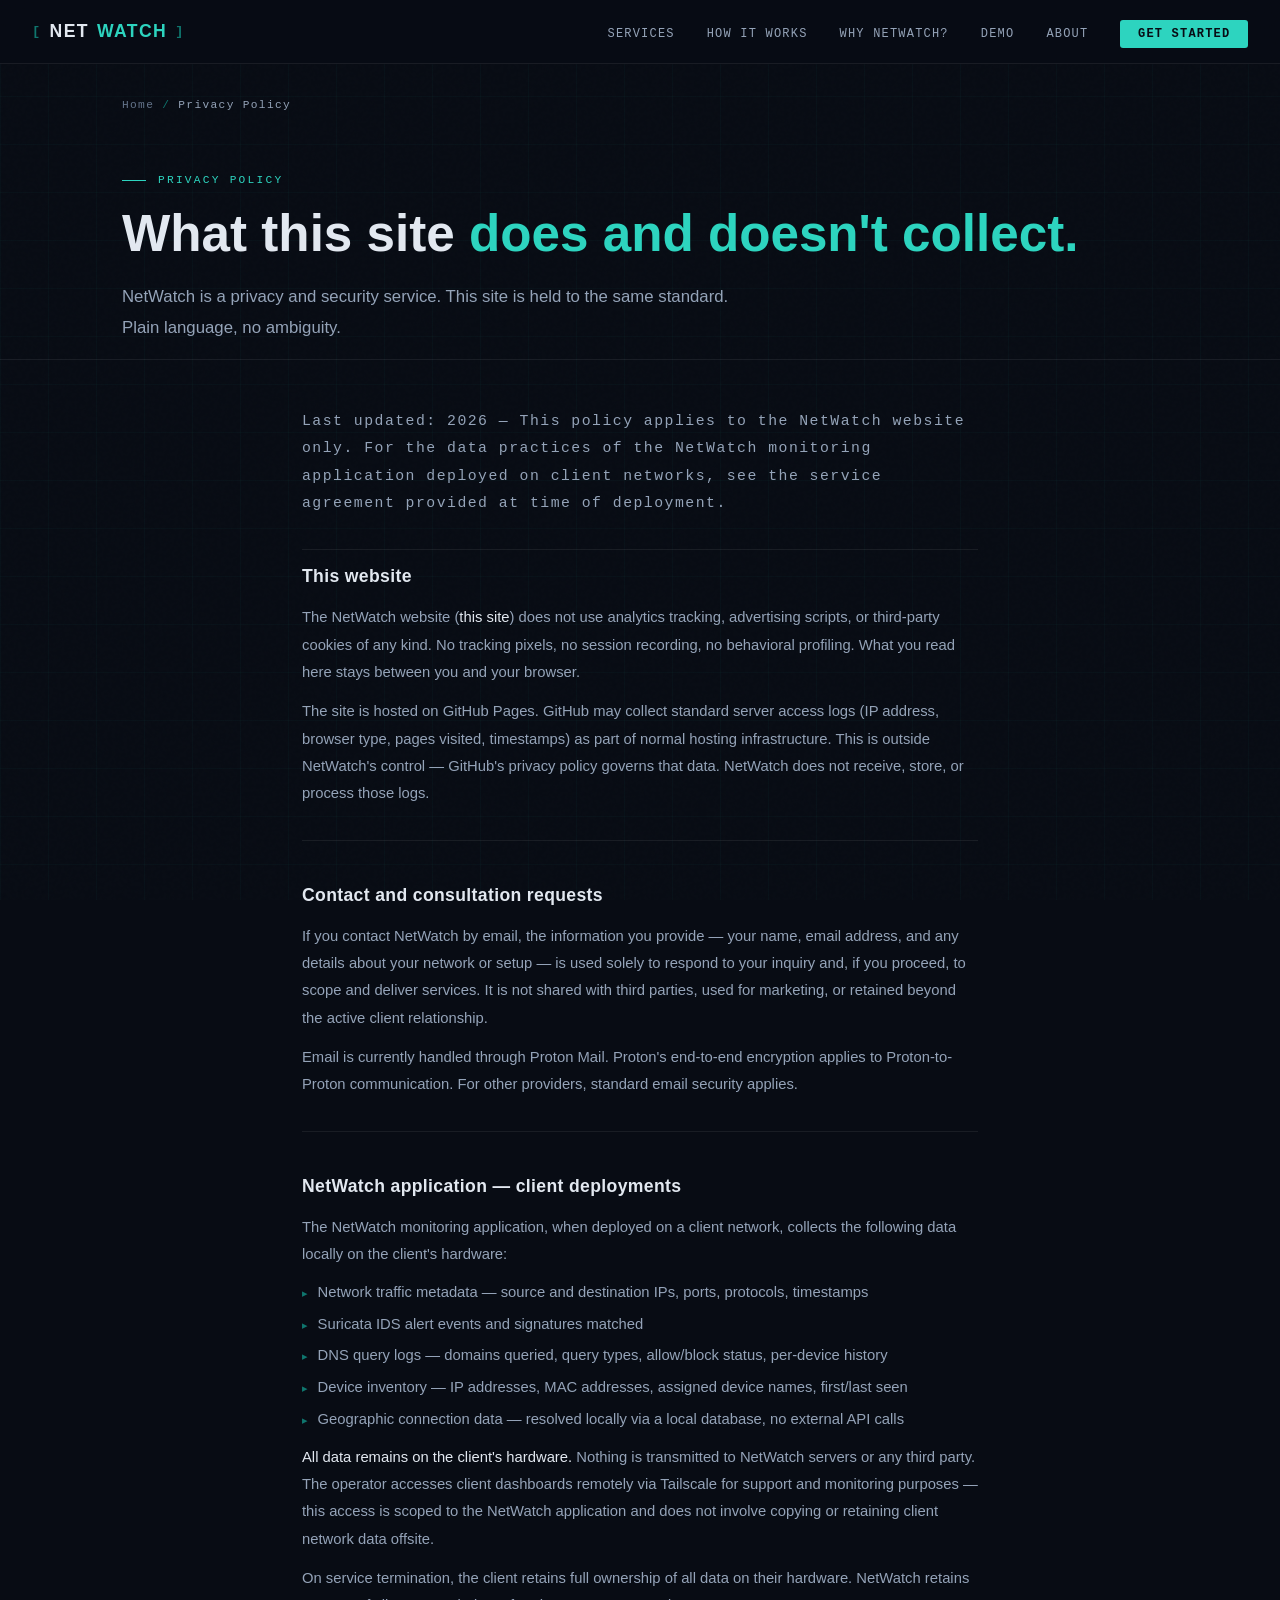
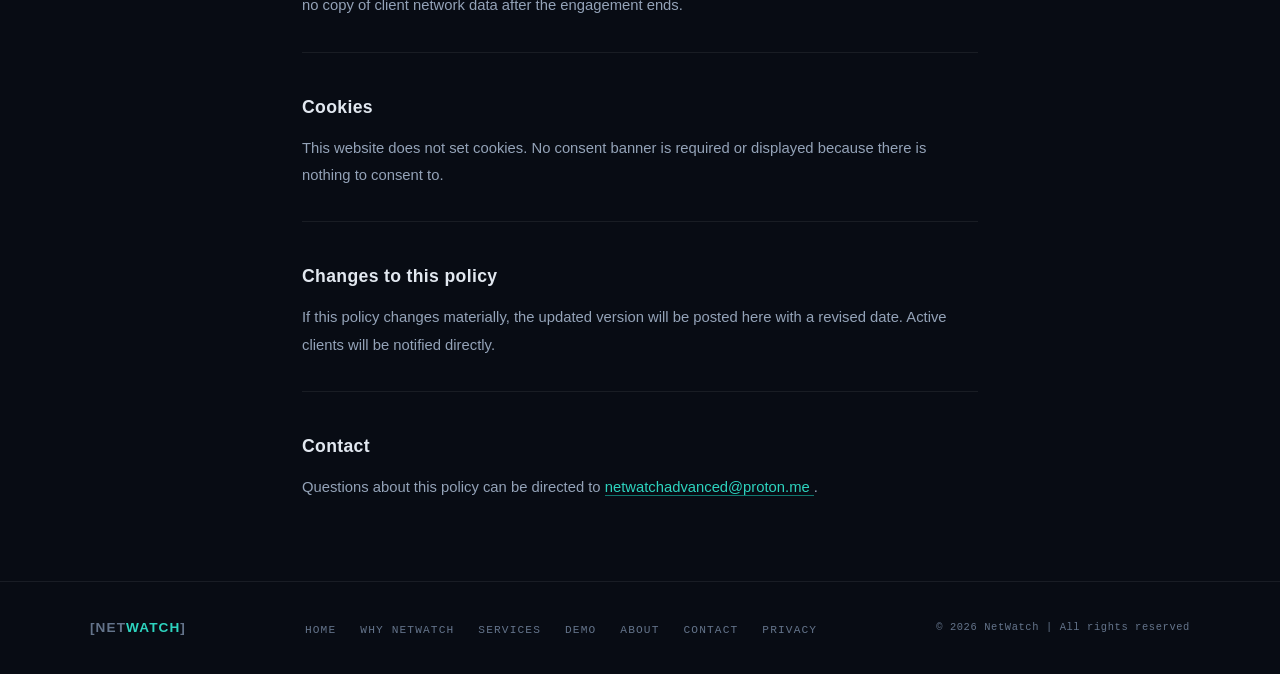
<file: privacy.html>
<!DOCTYPE html>
<html lang="en">
<head>
  <meta charset="UTF-8" />
  <link rel="icon" type="image/svg+xml" href="favicon.svg" />
  <meta http-equiv="Content-Security-Policy" content="default-src 'self'; script-src 'self' 'unsafe-inline'; connect-src 'self'; frame-src 'self'; img-src 'self' data:; style-src 'self' 'unsafe-inline' https://fonts.googleapis.com; font-src 'self' https://fonts.gstatic.com; worker-src 'self' blob:;">
  <meta name="viewport" content="width=device-width, initial-scale=1.0" />
  <title>Privacy Policy | NetWatch</title>
  <link rel="preconnect" href="https://fonts.googleapis.com" />
  <link href="https://fonts.googleapis.com/css2?family=Chakra+Petch:wght@400;500;600;700&family=DM+Sans:wght@300;400;500&family=JetBrains+Mono:wght@400;500&display=swap" rel="stylesheet" />
  <link rel="stylesheet" href="assets/css/netwatch.css" />
  <style>
    .privacy-content { max-width: 740px; margin: 0 auto; padding: 3rem 2rem 5rem; }
    .privacy-content h2 { font-family: var(--head); font-size: 1.1rem; font-weight: 600; color: var(--text); letter-spacing: 0.02em; margin: 2.5rem 0 0.75rem; }
    .privacy-content h2:first-of-type { margin-top: 0; }
    .privacy-content p { font-size: 0.925rem; color: var(--text-muted); line-height: 1.85; margin-bottom: 0.75rem; }
    .privacy-content p:last-child { margin-bottom: 0; }
    .privacy-content strong { color: var(--text); font-weight: 500; }
    .privacy-content ul { list-style: none; margin: 0.5rem 0 0.75rem; display: flex; flex-direction: column; gap: 0.4rem; }
    .privacy-content ul li { font-size: 0.925rem; color: var(--text-muted); line-height: 1.7; display: flex; align-items: flex-start; gap: 0.6rem; }
    .privacy-content ul li::before { content: '▸'; color: var(--teal-dim); font-size: 0.7rem; flex-shrink: 0; margin-top: 0.25rem; }
    .privacy-section-divider { height: 1px; background: var(--border); margin: 2rem 0; }
    .privacy-meta { font-family: var(--mono); font-size: 0.68rem; letter-spacing: 0.1em; color: var(--text-dim); margin-bottom: 2.5rem; padding-bottom: 2rem; border-bottom: 1px solid var(--border); }
    @media (max-width: 768px) { .privacy-content { padding: 2rem 1.5rem 4rem; } }
  </style>
</head>
<body>

  <div id="site-nav" data-active=""></div>

  <div style="max-width: 1100px; margin: 0 auto; padding: 2rem 2rem 0;">
    <div class="breadcrumb">
      <a href="index.html">Home</a>
      <span>/</span>
      <span style="color: var(--text-muted);">Privacy Policy</span>
    </div>
  </div>

  <div class="page-header" style="padding-bottom: 1rem;">
    <p class="page-eyebrow">Privacy Policy</p>
    <h1>What this site <em>does and doesn't collect.</em></h1>
    <p class="lead">
      NetWatch is a privacy and security service. This site is held to the same
      standard. Plain language, no ambiguity.
    </p>
  </div>

  <div class="divider-full"></div>

  <div class="privacy-content">

    <p class="privacy-meta">Last updated: 2026 — This policy applies to the NetWatch website only.
    For the data practices of the NetWatch monitoring application deployed on client networks,
    see the service agreement provided at time of deployment.</p>

    <h2>This website</h2>
    <p>
      The NetWatch website (<strong>this site</strong>) does not use analytics tracking,
      advertising scripts, or third-party cookies of any kind. No tracking pixels,
      no session recording, no behavioral profiling. What you read here stays between
      you and your browser.
    </p>
    <p>
      The site is hosted on GitHub Pages. GitHub may collect standard server access logs
      (IP address, browser type, pages visited, timestamps) as part of normal hosting
      infrastructure. This is outside NetWatch's control — GitHub's privacy policy
      governs that data. NetWatch does not receive, store, or process those logs.
    </p>

    <div class="privacy-section-divider"></div>

    <h2>Contact and consultation requests</h2>
    <p>
      If you contact NetWatch by email, the information you provide — your name,
      email address, and any details about your network or setup — is used solely
      to respond to your inquiry and, if you proceed, to scope and deliver services.
      It is not shared with third parties, used for marketing, or retained beyond
      the active client relationship.
    </p>
    <p>
      Email is currently handled through Proton Mail. Proton's end-to-end encryption
      applies to Proton-to-Proton communication. For other providers, standard email
      security applies.
    </p>

    <div class="privacy-section-divider"></div>

    <h2>NetWatch application — client deployments</h2>
    <p>
      The NetWatch monitoring application, when deployed on a client network, collects
      the following data locally on the client's hardware:
    </p>
    <ul>
      <li>Network traffic metadata — source and destination IPs, ports, protocols, timestamps</li>
      <li>Suricata IDS alert events and signatures matched</li>
      <li>DNS query logs — domains queried, query types, allow/block status, per-device history</li>
      <li>Device inventory — IP addresses, MAC addresses, assigned device names, first/last seen</li>
      <li>Geographic connection data — resolved locally via a local database, no external API calls</li>
    </ul>
    <p>
      <strong>All data remains on the client's hardware.</strong> Nothing is transmitted
      to NetWatch servers or any third party. The operator accesses client dashboards
      remotely via Tailscale for support and monitoring purposes — this access is
      scoped to the NetWatch application and does not involve copying or retaining
      client network data offsite.
    </p>
    <p>
      On service termination, the client retains full ownership of all data on their
      hardware. NetWatch retains no copy of client network data after the engagement ends.
    </p>

    <div class="privacy-section-divider"></div>

    <h2>Cookies</h2>
    <p>
      This website does not set cookies. No consent banner is required or displayed
      because there is nothing to consent to.
    </p>

    <div class="privacy-section-divider"></div>

    <h2>Changes to this policy</h2>
    <p>
      If this policy changes materially, the updated version will be posted here
      with a revised date. Active clients will be notified directly.
    </p>

    <div class="privacy-section-divider"></div>

    <h2>Contact</h2>
    <p>
      Questions about this policy can be directed to
      <a href="mailto:netwatchadvanced@proton.me"
         style="color: var(--teal); text-decoration: none; border-bottom: 1px solid var(--teal-dim);">
        netwatchadvanced@proton.me
      </a>.
    </p>

  </div>

  <footer id="site-footer"></footer>
  <script src="assets/js/netwatch.js"></script>

</body>
</html>
</file>
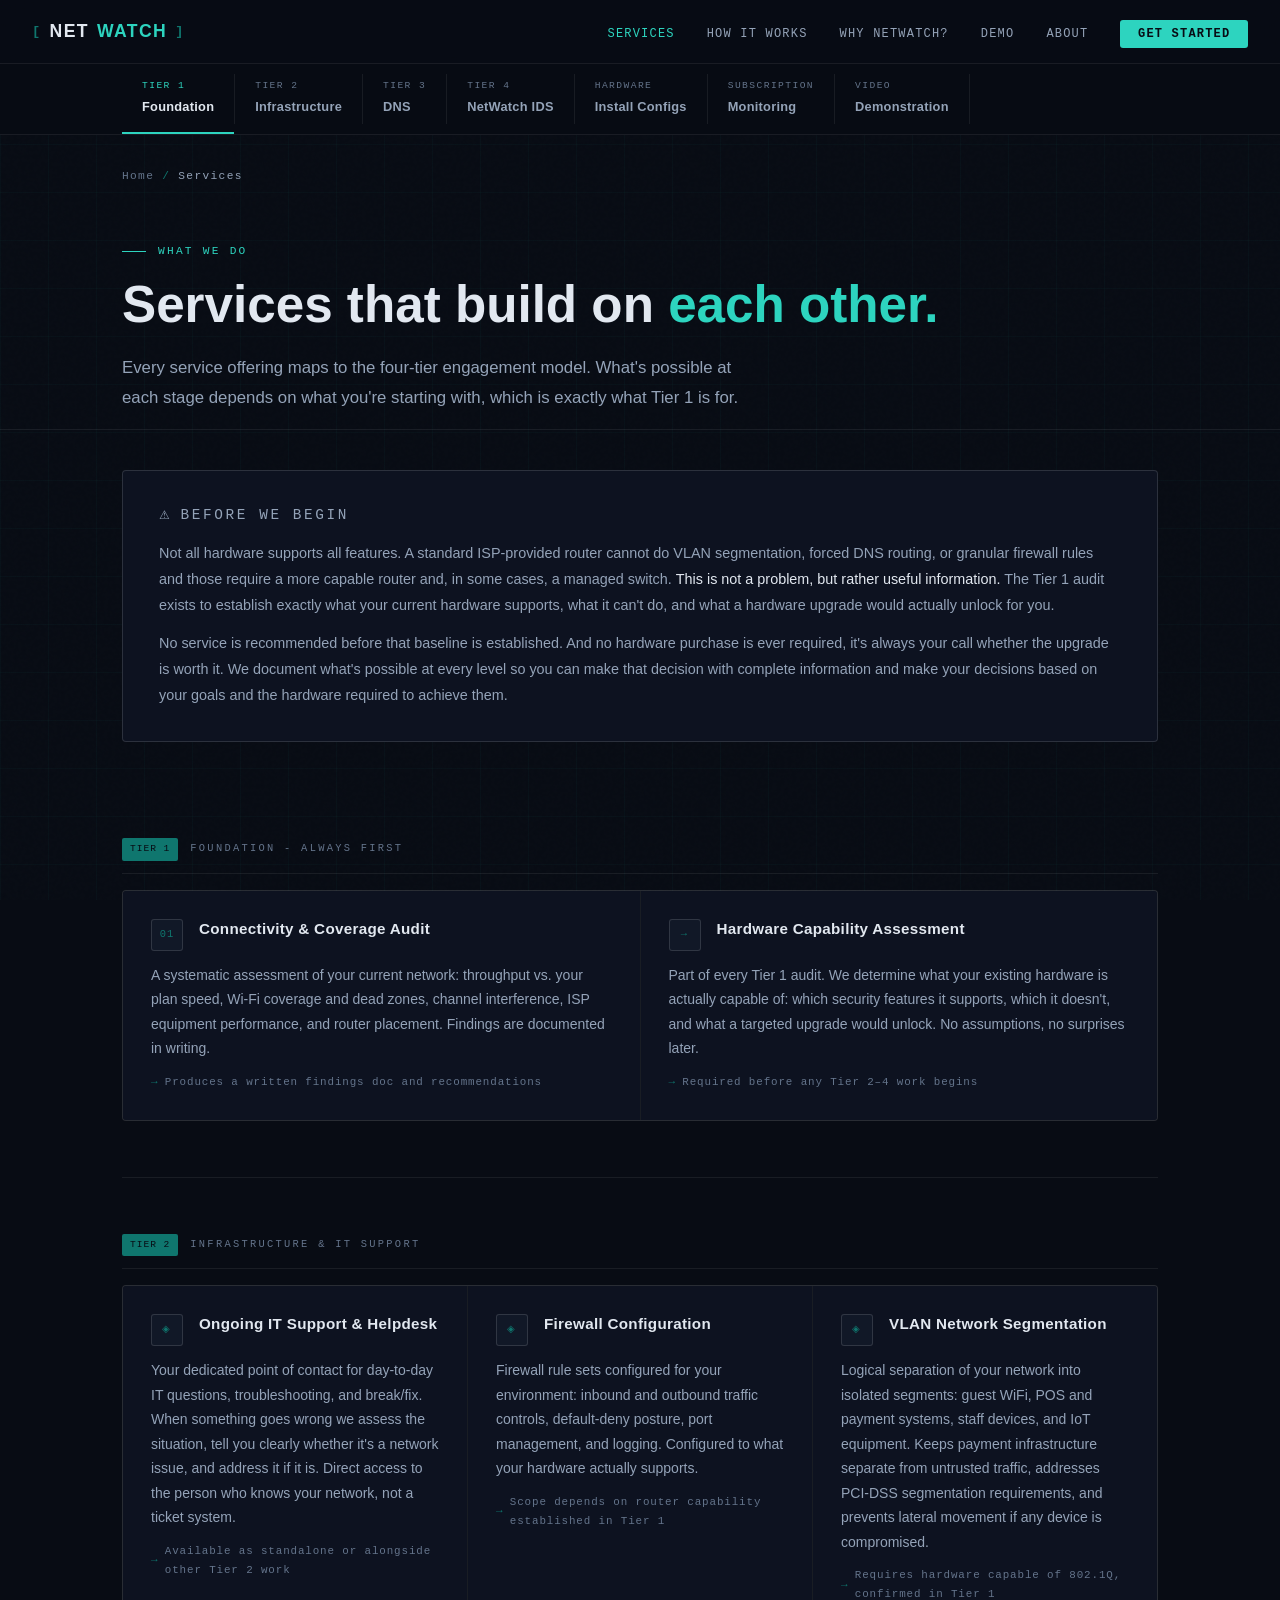
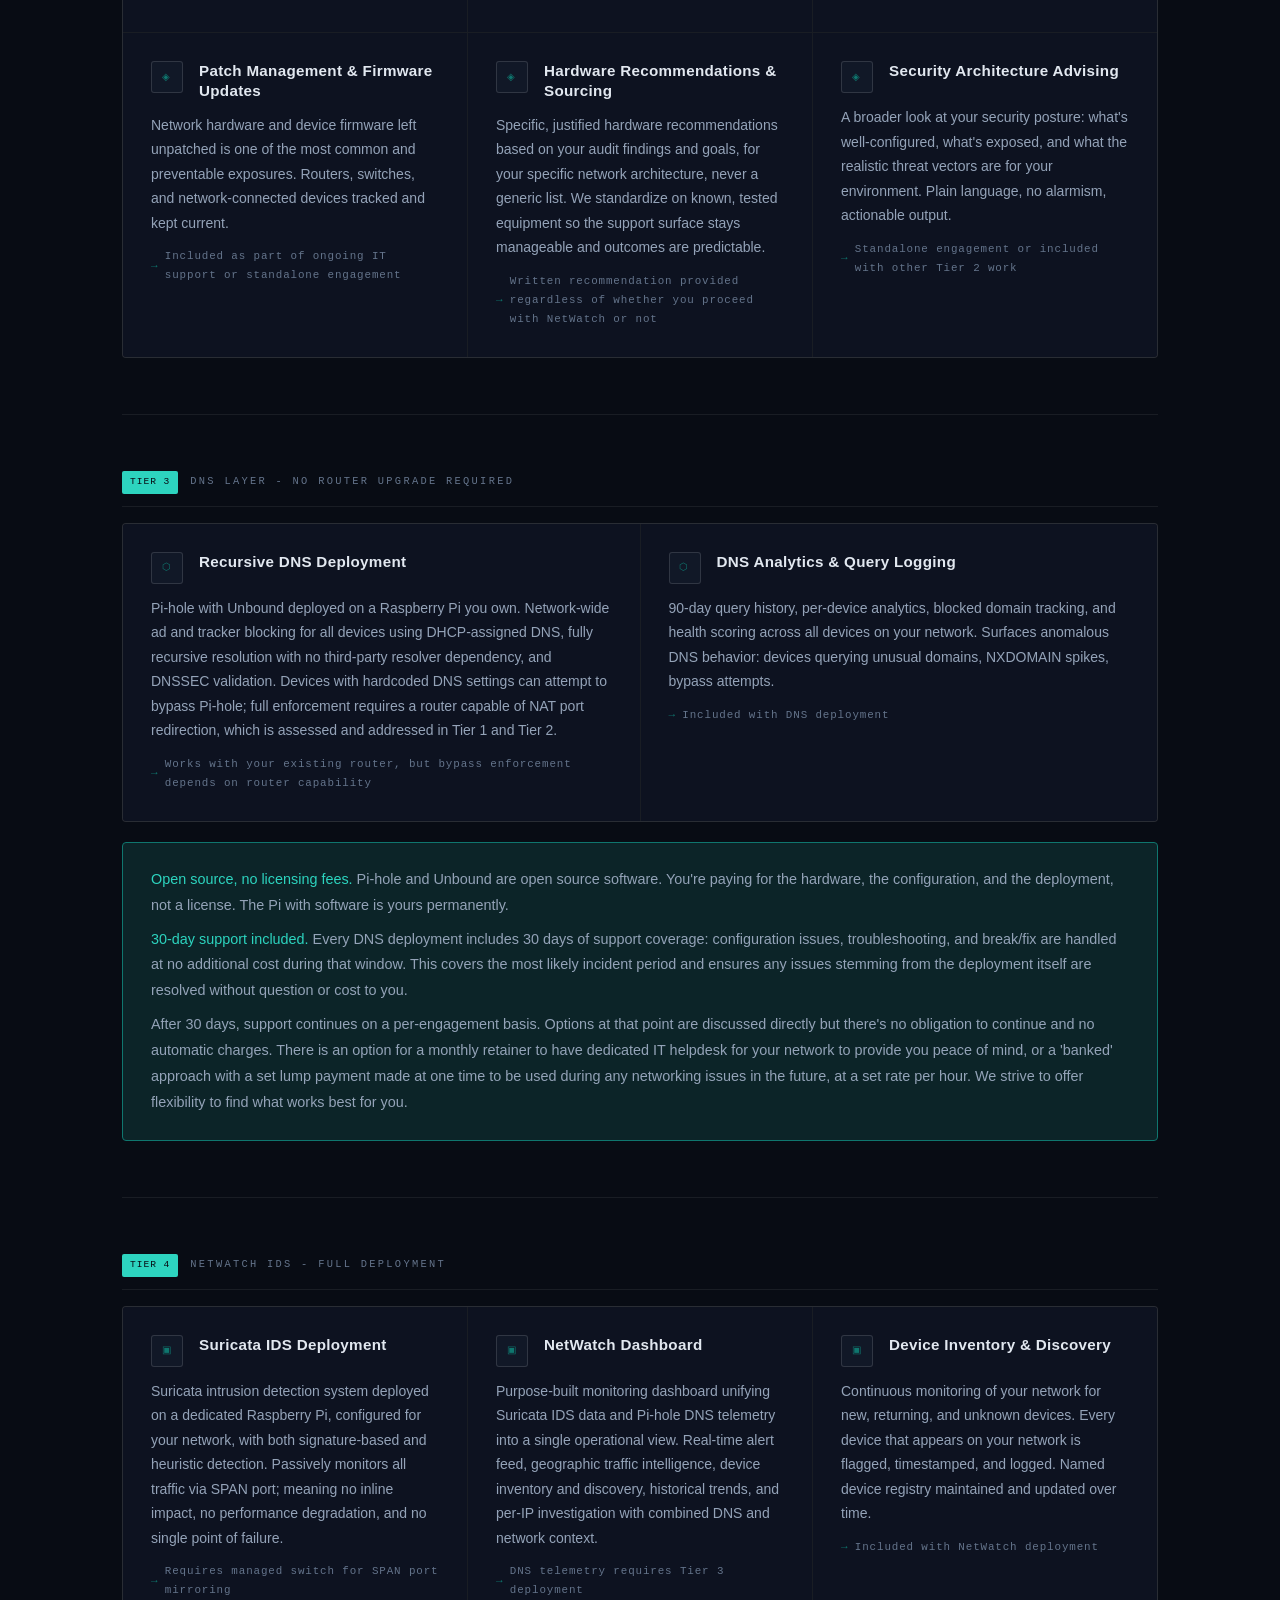
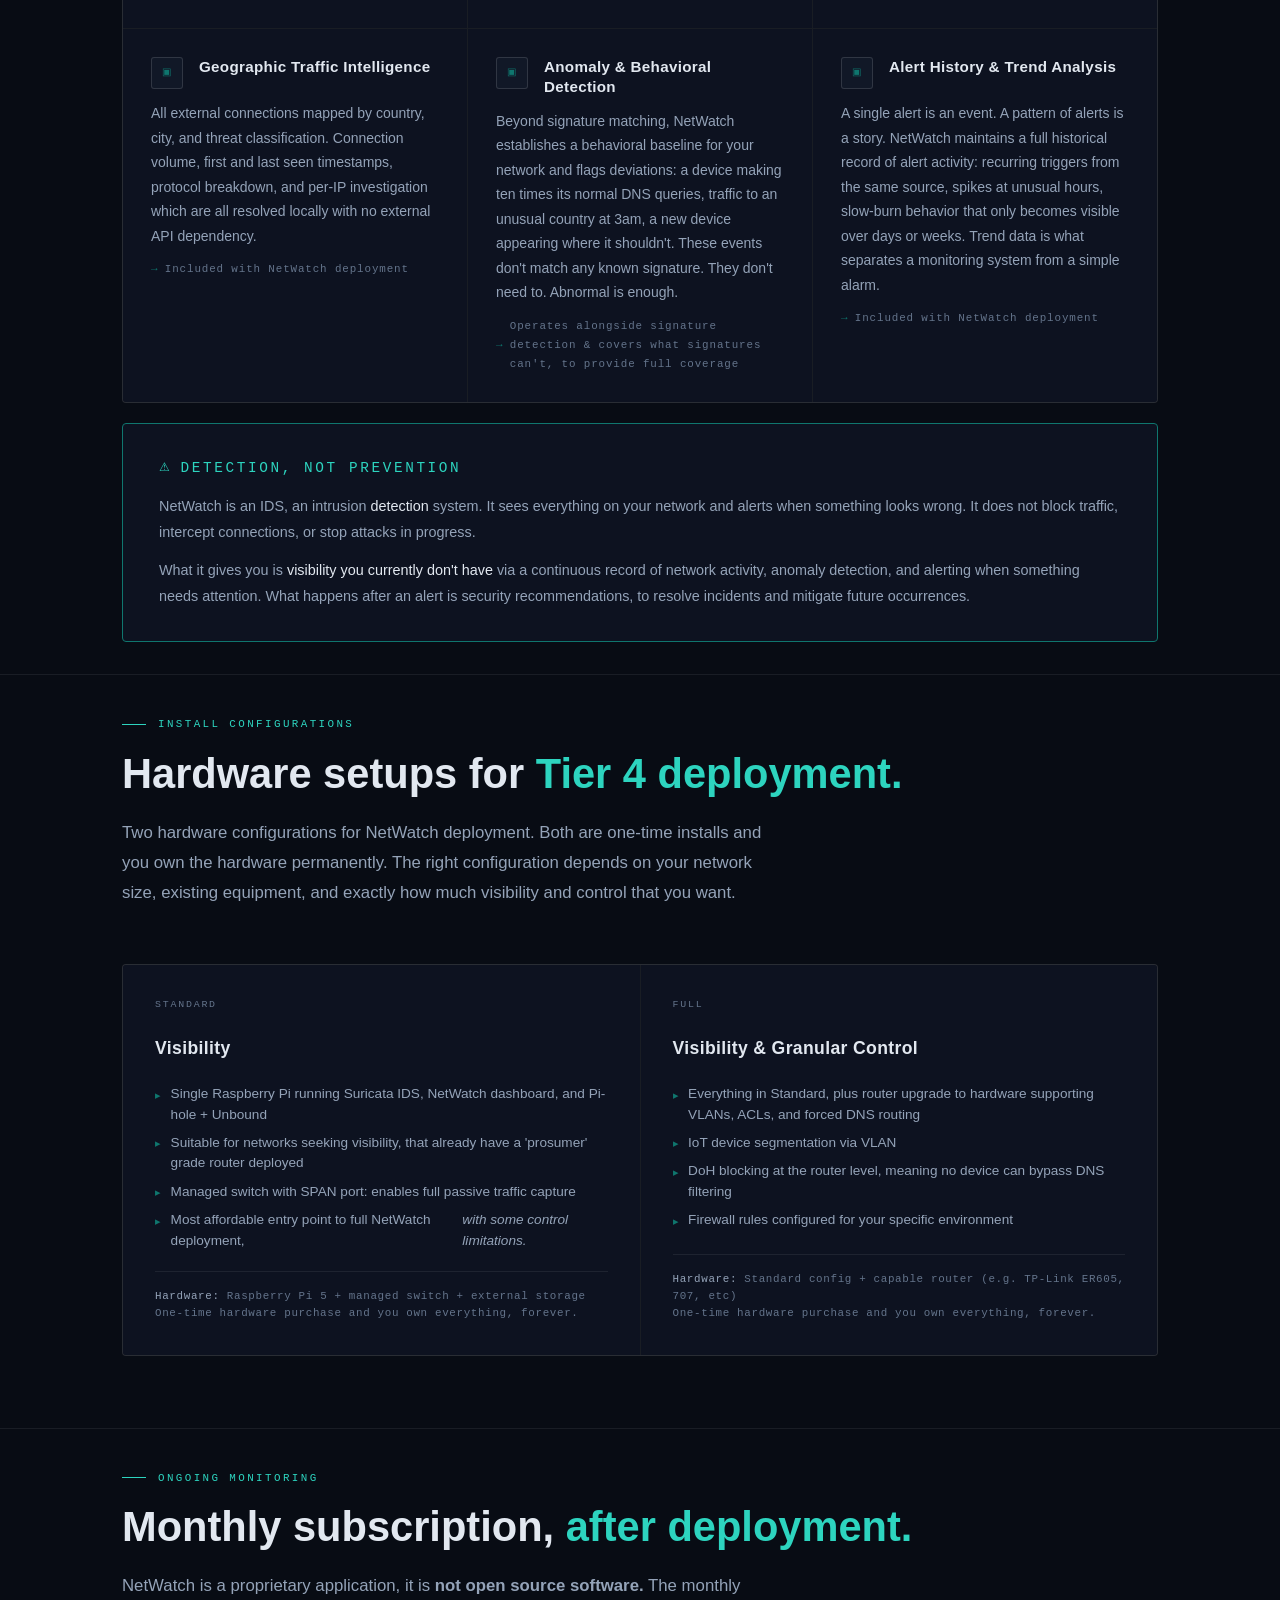
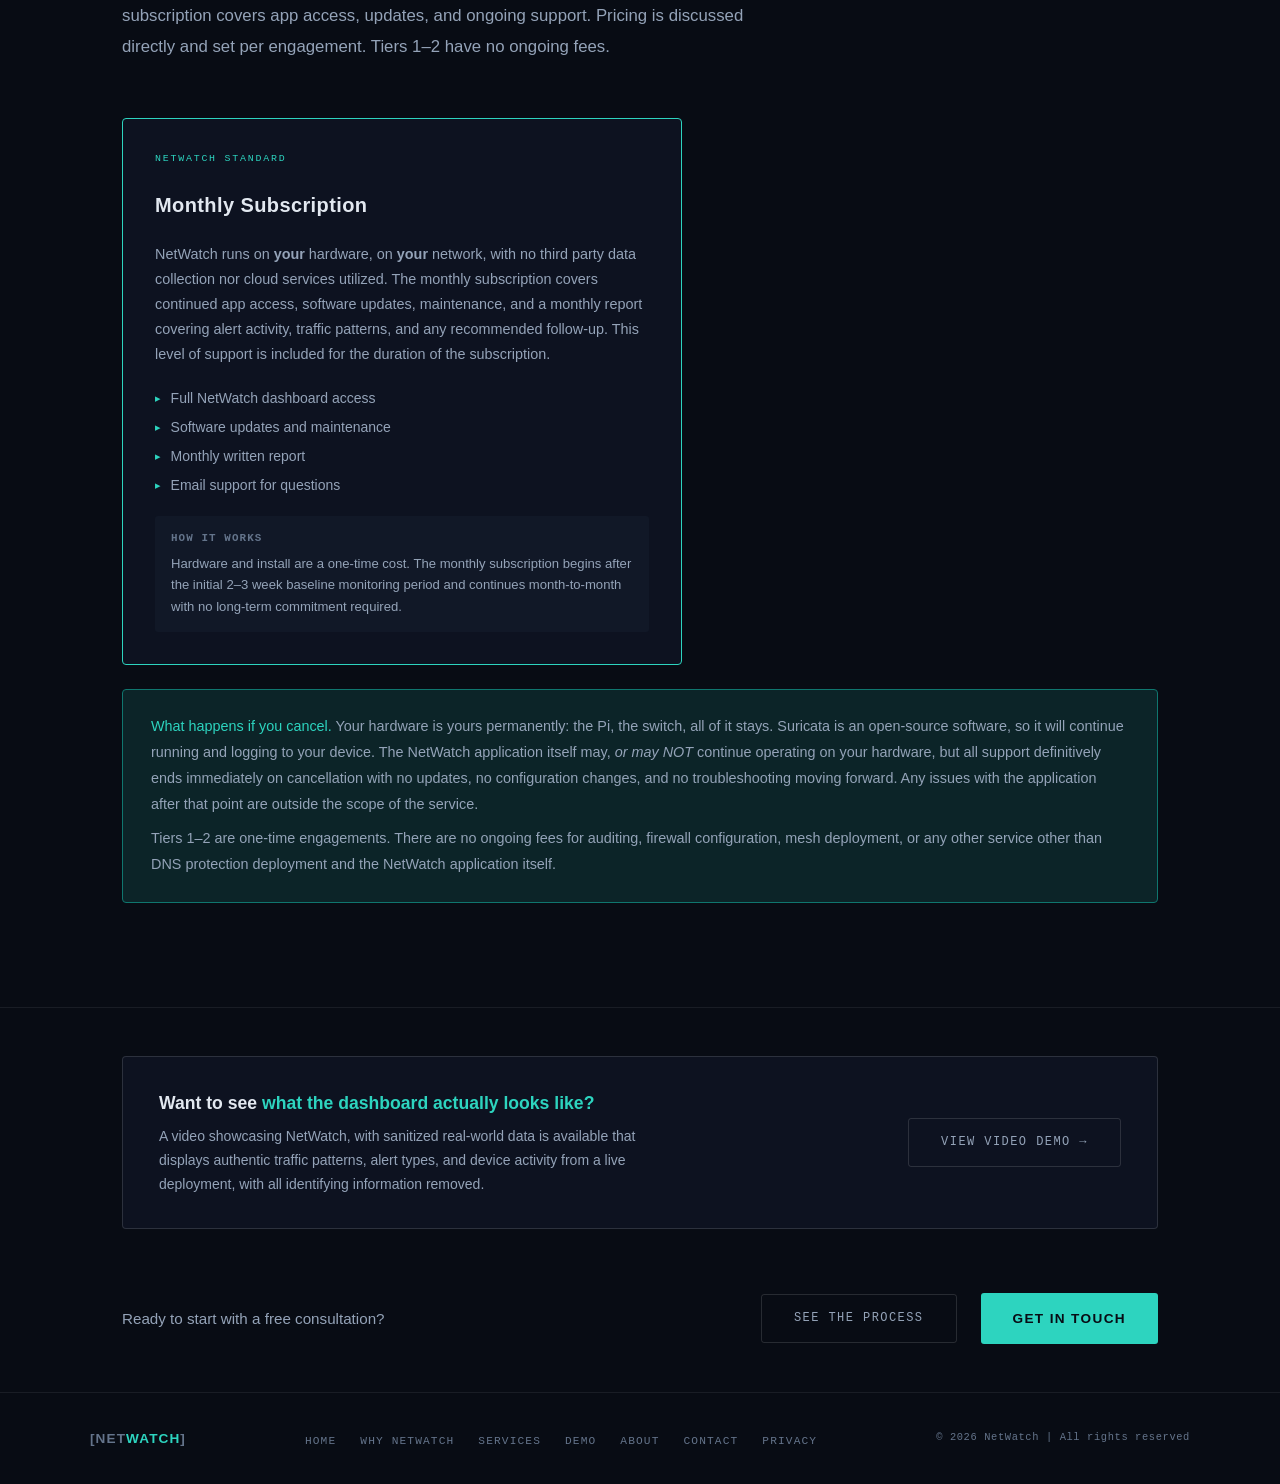
<file: services.html>
<!DOCTYPE html>
<html lang="en">
<head>
  <meta charset="UTF-8" />
  <link rel="icon" type="image/svg+xml" href="favicon.svg" />
  <meta http-equiv="Content-Security-Policy" content="default-src 'self'; script-src 'self' 'unsafe-inline'; connect-src 'self'; frame-src 'self'; img-src 'self' data:; style-src 'self' 'unsafe-inline' https://fonts.googleapis.com; font-src 'self' https://fonts.gstatic.com; worker-src 'self' blob:;">
  <meta name="viewport" content="width=device-width, initial-scale=1.0" />
  <title>Services | NetWatch Advanced</title>
  <link rel="preconnect" href="https://fonts.googleapis.com" />
  <link href="https://fonts.googleapis.com/css2?family=Chakra+Petch:wght@400;500;600;700&family=DM+Sans:wght@300;400;500&family=JetBrains+Mono:wght@400;500&display=swap" rel="stylesheet" />
  <link rel="stylesheet" href="assets/css/netwatch.css" />
  <style>
    /* ── SERVICE GROUPS ── */
    .service-group { margin-bottom: 2rem; }
    .service-group + .service-group { margin-top: 3.5rem; padding-top: 3.5rem; border-top: 1px solid var(--border); }
    .service-group-label { font-family: var(--mono); font-size: 0.65rem; letter-spacing: 0.22em; text-transform: uppercase; color: var(--text-dim); margin-bottom: 1rem; padding-bottom: 0.75rem; border-bottom: 1px solid var(--border); display: flex; align-items: center; gap: 0.75rem; }
    .service-group-label span { font-family: var(--mono); font-size: 0.6rem; color: var(--bg); background: var(--teal-dim); padding: 0.2rem 0.5rem; border-radius: 2px; letter-spacing: 0.1em; }
    .service-group-label span.t3, .service-group-label span.t4 { background: var(--teal); }

    /* ── SERVICE CARDS ── */
    .services-grid { display: grid; grid-template-columns: repeat(auto-fit, minmax(300px, 1fr)); gap: 1px; background: var(--border); border: 1px solid var(--border); border-radius: 4px; overflow: hidden; }
    .service-card { background: var(--bg2); padding: 1.75rem; transition: background 0.2s; }
    .service-card:hover { background: var(--bg3); }
    .service-card-header { display: flex; align-items: flex-start; gap: 1rem; margin-bottom: 0.75rem; }
    .service-icon { font-family: var(--mono); font-size: 0.65rem; letter-spacing: 0.1em; color: var(--teal-dim); width: 32px; height: 32px; border: 1px solid var(--border2); border-radius: 3px; display: flex; align-items: center; justify-content: center; flex-shrink: 0; background: var(--bg3); }
    .service-card h3 { font-family: var(--head); font-size: 0.95rem; font-weight: 600; color: var(--text); letter-spacing: 0.02em; line-height: 1.3; }
    .service-card p { font-size: 0.875rem; color: var(--text-muted); line-height: 1.75; }
    .service-card .service-note { font-family: var(--mono); font-size: 0.68rem; letter-spacing: 0.08em; color: var(--text-dim); margin-top: 0.75rem; display: flex; align-items: center; gap: 0.4rem; }
    .service-card .service-note::before { content: '→'; color: var(--teal-dim); }

    /* ── INSTALL CONFIGS ── */
    .install-grid { display: grid; grid-template-columns: repeat(2, 1fr); gap: 1px; background: var(--border); border: 1px solid var(--border); border-radius: 4px; overflow: hidden; margin-bottom: 2rem; }
    .install-card { background: var(--bg2); padding: 2rem; display: flex; flex-direction: column; gap: 1.25rem; }
    .install-card.featured { background: var(--bg3); border-left: 2px solid var(--teal); }
    .install-card-label { font-family: var(--mono); font-size: 0.62rem; letter-spacing: 0.18em; text-transform: uppercase; color: var(--text-dim); }
    .install-card.featured .install-card-label { color: var(--teal); }
    .install-card h3 { font-family: var(--head); font-size: 1.1rem; font-weight: 700; color: var(--text); letter-spacing: 0.02em; }
    .install-includes { list-style: none; display: flex; flex-direction: column; gap: 0.5rem; flex: 1; }
    .install-includes li { font-size: 0.85rem; color: var(--text-muted); line-height: 1.5; display: flex; align-items: flex-start; gap: 0.6rem; }
    .install-includes li::before { content: '▸'; color: var(--teal-dim); font-size: 0.7rem; flex-shrink: 0; margin-top: 0.15rem; }
    .install-card.featured .install-includes li::before { color: var(--teal); }
    .install-hardware-note { font-family: var(--mono); font-size: 0.68rem; letter-spacing: 0.06em; color: var(--text-dim); padding-top: 1rem; border-top: 1px solid var(--border); line-height: 1.6; }
    .install-hardware-note strong { color: var(--text-muted); font-weight: 500; }

    /* ── SUBSCRIPTION ── */
    .sub-card { background: var(--bg2); border: 1px solid var(--border2); border-radius: 4px; padding: 2rem; display: flex; flex-direction: column; gap: 1.25rem; }
    .sub-card.featured { border-color: var(--teal); }
    .sub-card-label { font-family: var(--mono); font-size: 0.62rem; letter-spacing: 0.18em; text-transform: uppercase; color: var(--text-dim); }
    .sub-card.featured .sub-card-label { color: var(--teal); }
    .sub-card h3 { font-family: var(--head); font-size: 1.25rem; font-weight: 700; color: var(--text); letter-spacing: 0.02em; }
    .sub-card-desc { font-size: 0.9rem; color: var(--text-muted); line-height: 1.75; }
    .sub-includes { list-style: none; display: flex; flex-direction: column; gap: 0.5rem; }
    .sub-includes li { font-size: 0.875rem; color: var(--text-muted); display: flex; align-items: flex-start; gap: 0.6rem; line-height: 1.5; }
    .sub-includes li::before { content: '▸'; color: var(--teal-dim); font-size: 0.7rem; flex-shrink: 0; margin-top: 0.15rem; }
    .sub-card.featured .sub-includes li::before { color: var(--teal); }
    .sub-fit { padding: 0.9rem 1rem; background: var(--bg3); border-radius: 3px; font-size: 0.82rem; color: var(--text-muted); line-height: 1.65; }
    .sub-fit strong { font-family: var(--mono); font-size: 0.68rem; letter-spacing: 0.1em; text-transform: uppercase; color: var(--text-dim); display: block; margin-bottom: 0.3rem; }

    /* ── DEMO CTA ── */
    .demo-cta { background: var(--bg2); border: 1px solid var(--border2); border-radius: 4px; padding: 2rem 2.25rem; display: flex; align-items: center; justify-content: space-between; gap: 2rem; flex-wrap: wrap; margin-bottom: 2rem; }
    .demo-cta-content h3 { font-family: var(--head); font-size: 1.1rem; font-weight: 700; color: var(--text); margin-bottom: 0.4rem; }
    .demo-cta-content h3 em { font-style: normal; color: var(--teal); }
    .demo-cta-content p { font-size: 0.875rem; color: var(--text-muted); line-height: 1.7; max-width: 520px; }

    /* ── STICKY TIER NAV ── */
    .tier-nav { position: sticky; top: var(--nav-height); z-index: 90; background: rgba(8, 12, 20, 0.95); backdrop-filter: blur(12px); border-bottom: 1px solid var(--border); }
    .tier-nav-inner { max-width: 1100px; margin: 0 auto; padding: 0 2rem; display: flex; align-items: stretch; gap: 0; overflow-x: auto; scrollbar-width: none; }
    .tier-nav-inner::-webkit-scrollbar { display: none; }
    .tier-nav-item { display: flex; flex-direction: column; justify-content: center; padding: 0.85rem 1.25rem; text-decoration: none; border-bottom: 2px solid transparent; flex-shrink: 0; transition: border-color 0.2s, background 0.2s; gap: 0.15rem; }
    .tier-nav-item:hover { border-bottom-color: var(--teal-dim); background: rgba(45, 212, 191, 0.04); }
    .tier-nav-item.active { border-bottom-color: var(--teal); }
    .tier-nav-num { font-family: var(--mono); font-size: 0.6rem; letter-spacing: 0.15em; text-transform: uppercase; color: var(--text-dim); }
    .tier-nav-item.active .tier-nav-num { color: var(--teal); }
    .tier-nav-name { font-family: var(--head); font-size: 0.8rem; font-weight: 600; color: var(--text-muted); letter-spacing: 0.02em; }
    .tier-nav-item:hover .tier-nav-name, .tier-nav-item.active .tier-nav-name { color: var(--text); }
    .tier-nav-divider { width: 1px; background: var(--border); margin: 0.6rem 0; flex-shrink: 0; }

    /* ── RESPONSIVE ── */
    @media (max-width: 768px) {
      .install-grid { grid-template-columns: 1fr; }
      .install-card.featured { border-left: none; border-top: 2px solid var(--teal); }
    }
    @media (max-width: 600px) { .tier-nav-item { padding: 0.75rem 1rem; } .tier-nav-name { font-size: 0.75rem; } }
    @media (max-width: 540px) { .services-grid { grid-template-columns: 1fr; } }
  </style>
</head>
<body>

  <div id="site-nav" data-active="services"></div>

  <!-- ── STICKY TIER NAV ── -->
  <div class="tier-nav" id="tierNav">
    <div class="tier-nav-inner">
      <a href="#tier-1" class="tier-nav-item active">
        <span class="tier-nav-num">Tier 1</span>
        <span class="tier-nav-name">Foundation</span>
      </a>
      <div class="tier-nav-divider"></div>
      <a href="#tier-2" class="tier-nav-item">
        <span class="tier-nav-num">Tier 2</span>
        <span class="tier-nav-name">Infrastructure</span>
      </a>
      <div class="tier-nav-divider"></div>
      <a href="#tier-3" class="tier-nav-item">
        <span class="tier-nav-num">Tier 3</span>
        <span class="tier-nav-name">DNS</span>
      </a>
      <div class="tier-nav-divider"></div>
      <a href="#tier-4" class="tier-nav-item">
        <span class="tier-nav-num">Tier 4</span>
        <span class="tier-nav-name">NetWatch IDS</span>
      </a>
      <div class="tier-nav-divider"></div>
      <a href="#install-configs" class="tier-nav-item">
        <span class="tier-nav-num">Hardware</span>
        <span class="tier-nav-name">Install Configs</span>
      </a>
      <div class="tier-nav-divider"></div>
      <a href="#subscription" class="tier-nav-item">
        <span class="tier-nav-num">Subscription</span>
        <span class="tier-nav-name">Monitoring</span>
      </a>
      <div class="tier-nav-divider"></div>
      <a href="#demo" class="tier-nav-item">
        <span class="tier-nav-num">Video</span>
        <span class="tier-nav-name">Demonstration</span>
      </a>
      <div class="tier-nav-divider"></div>

    </div>
  </div>

  <div style="max-width: 1100px; margin: 0 auto; padding: 2rem 2rem 0;">
    <div class="breadcrumb">
      <a href="index.html">Home</a>
      <span>/</span>
      <span style="color: var(--text-muted);">Services</span>
    </div>
  </div>

  <div class="page-header">
    <p class="page-eyebrow">What We Do</p>
    <h1>Services that build on <em>each other.</em></h1>
    <p class="lead">
      Every service offering maps to the four-tier engagement model.
      What's possible at each stage depends on what you're starting with,
      which is exactly what Tier 1 is for.
    </p>
  </div>

  <div class="divider-full"></div>

  <!-- ── HARDWARE REALITY ── -->
  <section class="section" style="padding-bottom: 2rem;">
    <div class="hardware-callout">
      <p class="hardware-callout-label">Before we begin</p>
      <p>
        Not all hardware supports all features. A standard ISP-provided router cannot do
        VLAN segmentation, forced DNS routing, or granular firewall rules and those require
        a more capable router and, in some cases, a managed switch. <strong>This is not a problem,
        but rather useful information.</strong> The Tier 1 audit exists to establish exactly what your
        current hardware supports, what it can't do, and what a hardware upgrade would
        actually unlock for you.
      </p>
      <p>
        No service is recommended before that baseline is established. And no hardware
        purchase is ever required, it's always your call whether the upgrade is worth it.
        We document what's possible at every level so you can make that decision with
        complete information and make your decisions based on your goals and the hardware required to achieve them.
      </p>
    </div>
  </section>

  <!-- ── TIER 1 ── -->
  <section class="section" id="tier-1" style="padding-top: 0; padding-bottom: 2rem;">
    <div class="service-group">
      <p class="service-group-label"><span>Tier 1</span> Foundation - always first</p>
      <div class="services-grid">
        <div class="service-card">
          <div class="service-card-header"><div class="service-icon">01</div><h3>Connectivity & Coverage Audit</h3></div>
          <p>A systematic assessment of your current network: throughput vs. your plan speed, Wi-Fi coverage and dead zones, channel interference, ISP equipment performance, and router placement. Findings are documented in writing.</p>
          <p class="service-note">Produces a written findings doc and recommendations</p>
        </div>
        <div class="service-card">
          <div class="service-card-header"><div class="service-icon">→</div><h3>Hardware Capability Assessment</h3></div>
          <p>Part of every Tier 1 audit. We determine what your existing hardware is actually capable of: which security features it supports, which it doesn't, and what a targeted upgrade would unlock. No assumptions, no surprises later.</p>
          <p class="service-note">Required before any Tier 2–4 work begins</p>
        </div>
      </div>
    </div>

    <!-- ── TIER 2 ── -->
    <div class="service-group" id="tier-2">
      <p class="service-group-label"><span>Tier 2</span> Infrastructure & IT Support</p>
      <div class="services-grid">
        <div class="service-card">
          <div class="service-card-header"><div class="service-icon">◈</div><h3>Ongoing IT Support & Helpdesk</h3></div>
          <p>Your dedicated point of contact for day-to-day IT questions, troubleshooting, and break/fix. When something goes wrong we assess the situation, tell you clearly whether it's a network issue, and address it if it is. Direct access to the person who knows your network, not a ticket system.</p>
          <p class="service-note">Available as standalone or alongside other Tier 2 work</p>
        </div>
        <div class="service-card">
          <div class="service-card-header"><div class="service-icon">◈</div><h3>Firewall Configuration</h3></div>
          <p>Firewall rule sets configured for your environment: inbound and outbound traffic controls, default-deny posture, port management, and logging. Configured to what your hardware actually supports.</p>
          <p class="service-note">Scope depends on router capability established in Tier 1</p>
        </div>
        <div class="service-card">
          <div class="service-card-header"><div class="service-icon">◈</div><h3>VLAN Network Segmentation</h3></div>
          <p>Logical separation of your network into isolated segments: guest WiFi, POS and payment systems, staff devices, and IoT equipment. Keeps payment infrastructure separate from untrusted traffic, addresses PCI-DSS segmentation requirements, and prevents lateral movement if any device is compromised.</p>
          <p class="service-note">Requires hardware capable of 802.1Q, confirmed in Tier 1</p>
        </div>
        <div class="service-card">
          <div class="service-card-header"><div class="service-icon">◈</div><h3>Patch Management & Firmware Updates</h3></div>
          <p>Network hardware and device firmware left unpatched is one of the most common and preventable exposures. Routers, switches, and network-connected devices tracked and kept current.</p>
          <p class="service-note">Included as part of ongoing IT support or standalone engagement</p>
        </div>
        <div class="service-card">
          <div class="service-card-header"><div class="service-icon">◈</div><h3>Hardware Recommendations & Sourcing</h3></div>
          <p>Specific, justified hardware recommendations based on your audit findings and goals, for your specific network architecture, never a generic list. We standardize on known, tested equipment so the support surface stays manageable and outcomes are predictable.</p>
          <p class="service-note">Written recommendation provided regardless of whether you proceed with NetWatch or not</p>
        </div>
        <div class="service-card">
          <div class="service-card-header"><div class="service-icon">◈</div><h3>Security Architecture Advising</h3></div>
          <p>A broader look at your security posture: what's well-configured, what's exposed, and what the realistic threat vectors are for your environment. Plain language, no alarmism, actionable output.</p>
          <p class="service-note">Standalone engagement or included with other Tier 2 work</p>
        </div>
      </div>
    </div>

    <!-- ── TIER 3 ── -->
    <div class="service-group" id="tier-3">
      <p class="service-group-label"><span class="t3">Tier 3</span> DNS Layer - no router upgrade required</p>
      <div class="services-grid">
        <div class="service-card">
          <div class="service-card-header"><div class="service-icon">⬡</div><h3>Recursive DNS Deployment</h3></div>
          <p>Pi-hole with Unbound deployed on a Raspberry Pi you own. Network-wide ad and tracker blocking for all devices using DHCP-assigned DNS, fully recursive resolution with no third-party resolver dependency, and DNSSEC validation. Devices with hardcoded DNS settings can attempt to bypass Pi-hole; full enforcement requires a router capable of NAT port redirection, which is assessed and addressed in Tier 1 and Tier 2.</p>
          <p class="service-note">Works with your existing router, but bypass enforcement depends on router capability</p>
        </div>
        <div class="service-card">
          <div class="service-card-header"><div class="service-icon">⬡</div><h3>DNS Analytics & Query Logging</h3></div>
          <p>90-day query history, per-device analytics, blocked domain tracking, and health scoring across all devices on your network. Surfaces anomalous DNS behavior: devices querying unusual domains, NXDOMAIN spikes, bypass attempts.</p>
          <p class="service-note">Included with DNS deployment</p>
        </div>
      </div>
      <div class="ownership-note" style="margin-top: 1.25rem; margin-bottom: 0;">
        <p>
          <strong>Open source, no licensing fees.</strong> Pi-hole and Unbound are open source
          software. You're paying for the hardware, the configuration, and the deployment,
          not a license. The Pi with software is yours permanently.
        </p>
        <p>
          <strong>30-day support included.</strong> Every DNS deployment includes 30 days
          of support coverage: configuration issues, troubleshooting, and break/fix are
          handled at no additional cost during that window. This covers the most likely
          incident period and ensures any issues stemming from the deployment itself are
          resolved without question or cost to you.
        </p>
        <p>
          After 30 days, support continues on a per-engagement basis. Options at that
          point are discussed directly but there's no obligation to continue and no
          automatic charges. There is an option for a monthly retainer to have dedicated
          IT helpdesk for your network to provide you peace of mind, or a 'banked' approach with a set lump
          payment made at one time to be used during any networking issues in the future, at a set rate
          per hour. We strive to offer flexibility to find what works best for you.
        </p>
      </div>
    </div>

    <!-- ── TIER 4 ── -->
    <div class="service-group" id="tier-4" style="margin-bottom: 0;">
      <p class="service-group-label"><span class="t4">Tier 4</span> NetWatch IDS - full deployment</p>
      <div class="services-grid">
        <div class="service-card">
          <div class="service-card-header"><div class="service-icon">▣</div><h3>Suricata IDS Deployment</h3></div>
          <p>Suricata intrusion detection system deployed on a dedicated Raspberry Pi, configured for your network, with both signature-based and heuristic detection. Passively monitors all traffic via SPAN port; meaning no inline impact, no performance degradation, and no single point of failure.</p>
          <p class="service-note">Requires managed switch for SPAN port mirroring</p>
        </div>
        <div class="service-card">
          <div class="service-card-header"><div class="service-icon">▣</div><h3>NetWatch Dashboard</h3></div>
          <p>Purpose-built monitoring dashboard unifying Suricata IDS data and Pi-hole DNS telemetry into a single operational view. Real-time alert feed, geographic traffic intelligence, device inventory and discovery, historical trends, and per-IP investigation with combined DNS and network context.</p>
          <p class="service-note">DNS telemetry requires Tier 3 deployment</p>
        </div>
        <div class="service-card">
          <div class="service-card-header"><div class="service-icon">▣</div><h3>Device Inventory & Discovery</h3></div>
          <p>Continuous monitoring of your network for new, returning, and unknown devices. Every device that appears on your network is flagged, timestamped, and logged. Named device registry maintained and updated over time.</p>
          <p class="service-note">Included with NetWatch deployment</p>
        </div>
        <div class="service-card">
          <div class="service-card-header"><div class="service-icon">▣</div><h3>Geographic Traffic Intelligence</h3></div>
          <p>All external connections mapped by country, city, and threat classification. Connection volume, first and last seen timestamps, protocol breakdown, and per-IP investigation which are all resolved locally with no external API dependency.</p>
          <p class="service-note">Included with NetWatch deployment</p>
        </div>
        <div class="service-card">
          <div class="service-card-header"><div class="service-icon">▣</div><h3>Anomaly & Behavioral Detection</h3></div>
          <p>Beyond signature matching, NetWatch establishes a behavioral baseline for your network and flags deviations: a device making ten times its normal DNS queries, traffic to an unusual country at 3am, a new device appearing where it shouldn't. These events don't match any known signature. They don't need to. Abnormal is enough.</p>
          <p class="service-note">Operates alongside signature detection & covers what signatures can't, to provide full coverage</p>
        </div>
        <div class="service-card">
          <div class="service-card-header"><div class="service-icon">▣</div><h3>Alert History & Trend Analysis</h3></div>
          <p>A single alert is an event. A pattern of alerts is a story. NetWatch maintains a full historical record of alert activity: recurring triggers from the same source, spikes at unusual hours, slow-burn behavior that only becomes visible over days or weeks. Trend data is what separates a monitoring system from a simple alarm.</p>
          <p class="service-note">Included with NetWatch deployment</p>
        </div>
      </div>
      <div class="hardware-callout" style="margin-top: 1.25rem; margin-bottom: 0; border-color: var(--teal-dim);">
        <p class="hardware-callout-label" style="color: var(--teal);">Detection, not prevention</p>
        <p>NetWatch is an IDS, an intrusion <strong>detection</strong> system. It sees everything on your network and alerts when something looks wrong. It does not block traffic, intercept connections, or stop attacks in progress.</p>
        <p>What it gives you is <strong>visibility you currently don't have</strong> via a continuous record of network activity, anomaly detection, and alerting when something needs attention. What happens after an alert is security recommendations, to resolve incidents and mitigate future occurrences.</p>
      </div>
    </div>
  </section>

  <div class="divider-full"></div>

  <!-- ── INSTALL CONFIGURATIONS ── -->
  <section class="section" id="install-configs">
    <p class="section-label">Install Configurations</p>
    <h2>Hardware setups for <em>Tier 4 deployment.</em></h2>
    <p class="section-intro">
      Two hardware configurations for NetWatch deployment. Both are one-time installs and
      you own the hardware permanently. The right configuration depends on your network
      size, existing equipment, and exactly how much visibility and control that you want.
    </p>
    <div class="install-grid">
      <div class="install-card">
        <p class="install-card-label">Standard</p>
        <h3>Visibility</h3>
        <ul class="install-includes">
          <li>Single Raspberry Pi running Suricata IDS, NetWatch dashboard, and Pi-hole + Unbound</li>
          <li>Suitable for networks seeking visibility, that already have a 'prosumer' grade router deployed</li>
          <li>Managed switch with SPAN port: enables full passive traffic capture</li>
          <li>Most affordable entry point to full NetWatch deployment, <i>with some control limitations.</i></li>
        </ul>
        <p class="install-hardware-note">
          <strong>Hardware:</strong> Raspberry Pi 5 + managed switch + external storage<br />
          One-time hardware purchase and you own everything, forever.
        </p>
      </div>
      <div class="install-card">
        <p class="install-card-label">Full</p>
        <h3>Visibility & Granular Control</h3>
        <ul class="install-includes">
          <li>Everything in Standard, plus router upgrade to hardware supporting VLANs, ACLs, and forced DNS routing</li>
          <li>IoT device segmentation via VLAN</li>
          <li>DoH blocking at the router level, meaning no device can bypass DNS filtering</li>
          <li>Firewall rules configured for your specific environment</li>
        </ul>
        <p class="install-hardware-note">
          <strong>Hardware:</strong> Standard config + capable router (e.g. TP-Link ER605, 707, etc)<br />
          One-time hardware purchase and you own everything, forever.
        </p>
      </div>
    </div>
  </section>

  <div class="divider-full"></div>

  <!-- ── MONITORING SUBSCRIPTIONS ── -->
  <section class="section" id="subscription">
    <p class="section-label">Ongoing Monitoring</p>
    <h2>Monthly subscription, <em>after deployment.</em></h2>
    <p class="section-intro">
      NetWatch is a proprietary application, it is <b>not open source software.</b> The monthly
      subscription covers app access, updates, and ongoing support. Pricing is
      discussed directly and set per engagement. Tiers 1–2 have no ongoing fees.
    </p>
    <div style="max-width: 560px;">
      <div class="sub-card featured">
        <p class="sub-card-label">NetWatch Standard</p>
        <h3>Monthly Subscription</h3>
        <p class="sub-card-desc">
          NetWatch runs on <b>your</b> hardware, on <b>your</b> network, with no third party data collection nor
          cloud services utilized. The monthly subscription
          covers continued app access, software updates, maintenance, and a monthly
          report covering alert activity, traffic patterns, and any recommended
          follow-up. This level of support is included for the duration of the subscription.
        </p>
        <ul class="sub-includes">
          <li>Full NetWatch dashboard access</li>
          <li>Software updates and maintenance</li>
          <li>Monthly written report</li>
          <li>Email support for questions</li>
        </ul>
        <div class="sub-fit">
          <strong>How it works</strong>
          Hardware and install are a one-time cost. The monthly subscription begins
          after the initial 2–3 week baseline monitoring period and continues
          month-to-month with no long-term commitment required.
        </div>
      </div>
    </div>

    <!--
    ═══════════════════════════════════════════════════════════════
    TIER 4B — ACTIVE MONITORING (COMING SOON)
    Enable when Tailscale remote response capability is built.
    Requires: operator alerting via Tailscale, remote dashboard
    access to client instances, real-time triage workflow.
    ═══════════════════════════════════════════════════════════════

    <div class="sub-card">
      <p class="sub-card-label">NetWatch Monitored</p>
      <h3>Active Oversight</h3>
      <p class="sub-card-desc">
        Everything in Standard, plus active operator monitoring. When a significant
        anomaly fires, the operator reviews it remotely in real time and contacts
        you directly with findings and recommended action. Weekly reports.
        This tier has a capacity ceiling — not all slots are always available.
      </p>
      <ul class="sub-includes">
        <li>Everything in NetWatch Standard</li>
        <li>Weekly written report</li>
        <li>Active anomaly review — operator notified on significant events</li>
        <li>Real-time remote triage and direct client contact</li>
        <li>Guided response: quarantine recommendations, firewall adjustments</li>
      </ul>
      <div class="sub-fit">
        <strong>Best fit for</strong>
        Clients who want a human expert actively watching and ready to advise
        the moment something needs attention — without having to interpret
        alerts themselves.
      </div>
    </div>

    -->

    <div class="ownership-note" style="margin-top: 1.5rem;">
      <p>
        <strong>What happens if you cancel.</strong> Your hardware is yours permanently:
        the Pi, the switch, all of it stays. Suricata is an open-source software, so it will
        continue running and logging to your device. The NetWatch application itself may, <i>or may NOT</i> continue operating on your hardware,
        but all support definitively ends immediately on cancellation with no updates, no configuration
        changes, and no troubleshooting moving forward. Any issues with the application after that point
        are outside the scope of the service.
      </p>
      <p>
        Tiers 1–2 are one-time engagements. There are no ongoing fees for auditing,
        firewall configuration, mesh deployment, or any other service other than
        DNS protection deployment and the NetWatch application itself.
      </p>
    </div>
  </section>

  <div class="divider-full"></div>

  <!-- ── DEMO CTA ── -->
  <section class="section" style="padding-top: 3rem; padding-bottom: 3rem;" id="demo">
    <div class="demo-cta">
      <div class="demo-cta-content">
        <h3>Want to see <em>what the dashboard actually looks like?</em></h3>
        <p>
          A video showcasing NetWatch, with sanitized real-world data is available that displays authentic
          traffic patterns, alert types, and device activity from a live deployment,
          with all identifying information removed.
        </p>
      </div>
      <a href="demo.html" class="btn-ghost">View Video Demo →</a>
    </div>
    <div class="cta-row" style="padding: 2rem 0 0; max-width: 100%;">
      <p>Ready to start with a free consultation?</p>
      <a href="index.html#how-it-works" class="btn-ghost">See the Process</a>
      <a href="contact.html" class="btn-primary">Get in Touch</a>
    </div>
  </section>

  <footer id="site-footer"></footer>

  <script src="assets/js/netwatch.js"></script>
  <script>
    /* ── SERVICES: TIER NAV SCROLL SPY ── */
    const tierNavItems = document.querySelectorAll('.tier-nav-item');
    const tierSections = ['tier-1', 'tier-2', 'tier-3', 'tier-4', 'install-configs', 'subscription', 'demo'];
    const stickyOffset = 64 + 56;

    function updateTierNav() {
      let current = tierSections[0];
      const triggerLine = stickyOffset + (window.innerHeight * 0.25);
      tierSections.forEach(id => {
        const el = document.getElementById(id);
        if (el && el.getBoundingClientRect().top <= triggerLine) current = id;
      });
      tierNavItems.forEach(item => {
        item.classList.toggle('active', item.getAttribute('href') === '#' + current);
      });
    }

    window.addEventListener('scroll', updateTierNav, { passive: true });
    updateTierNav();

    document.querySelectorAll('.tier-nav-item').forEach(item => {
  item.addEventListener('click', function(e) {
    e.preventDefault();
    const target = document.getElementById(this.getAttribute('href').slice(1));
    if (!target) return;
    const primaryNav = document.querySelector('nav');
    const tierNav = document.getElementById('tierNav');
    const offset = (primaryNav ? primaryNav.offsetHeight : 64)
                 + (tierNav ? tierNav.offsetHeight : 56)
                 + 10;
    window.scrollTo({
      top: target.getBoundingClientRect().top + window.scrollY - offset,
      behavior: 'smooth'
    });
  });
});
    
  </script>

</body>
</html>
</file>
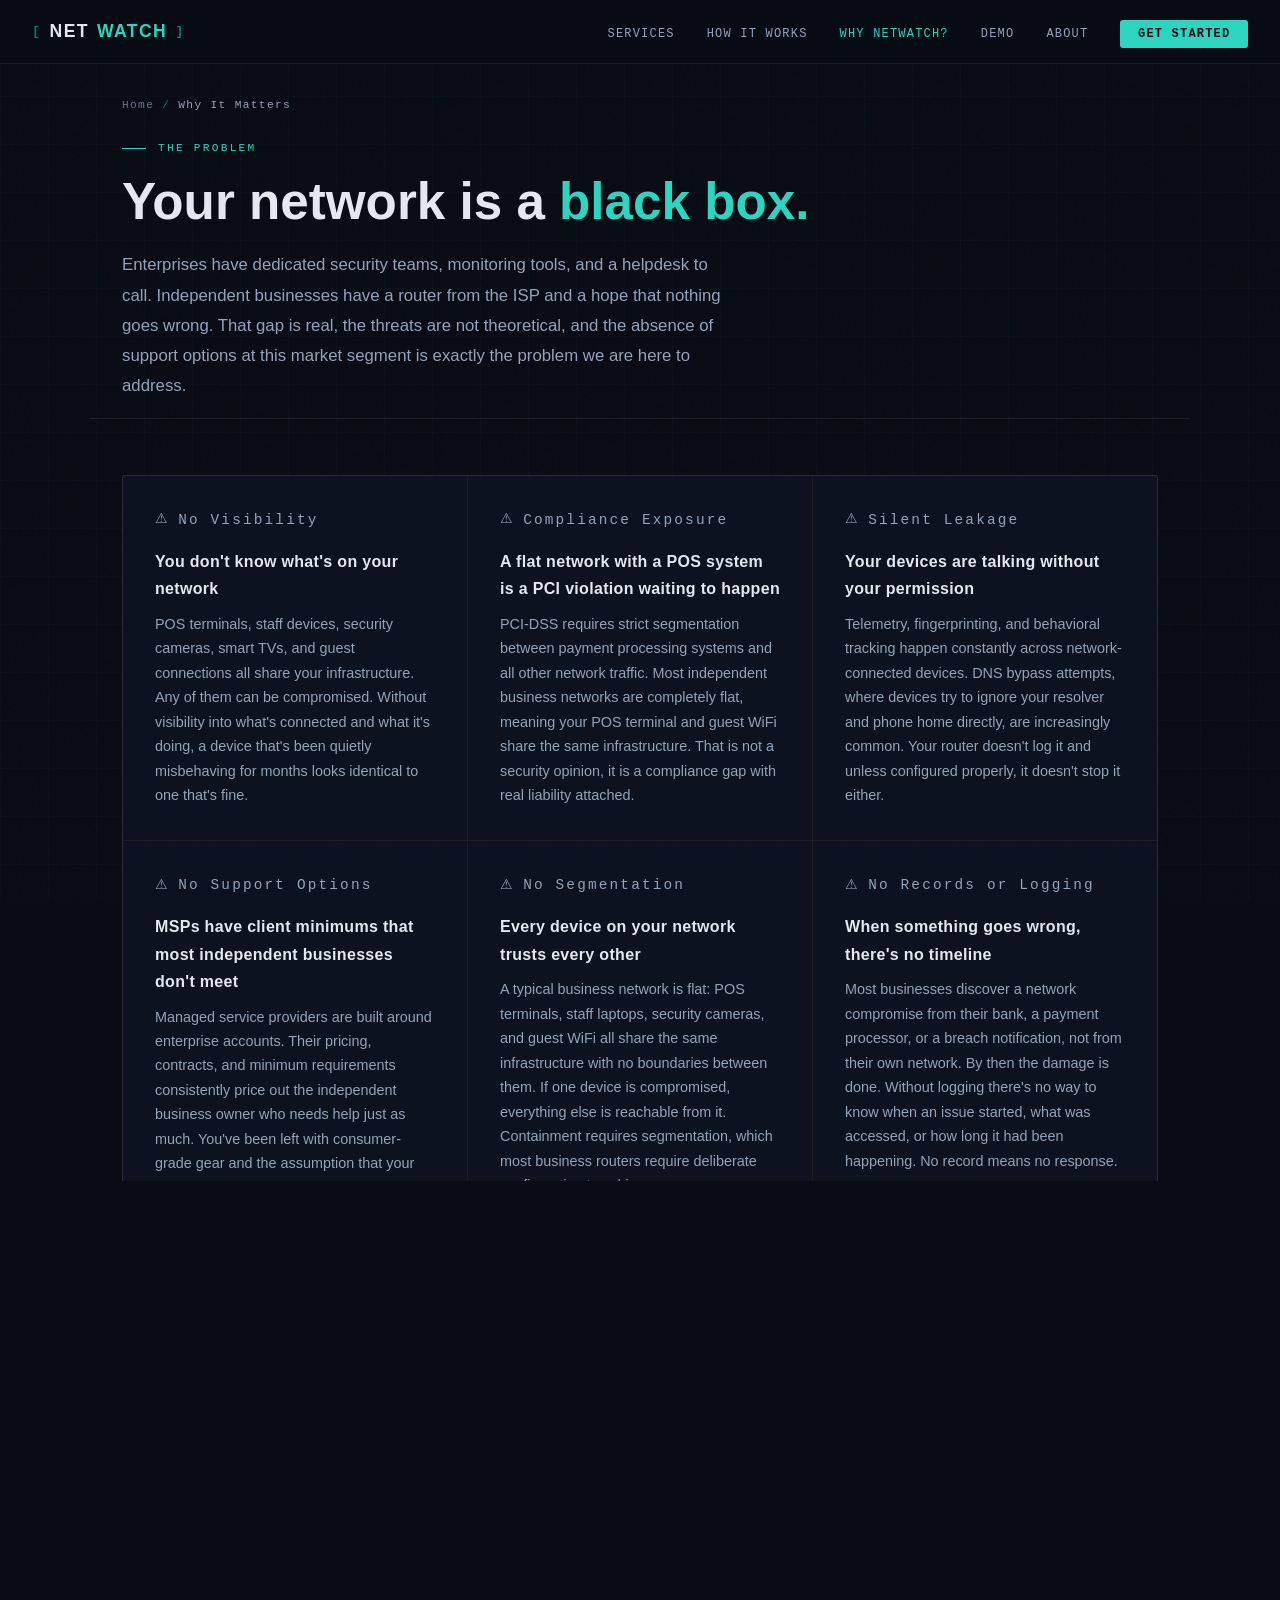
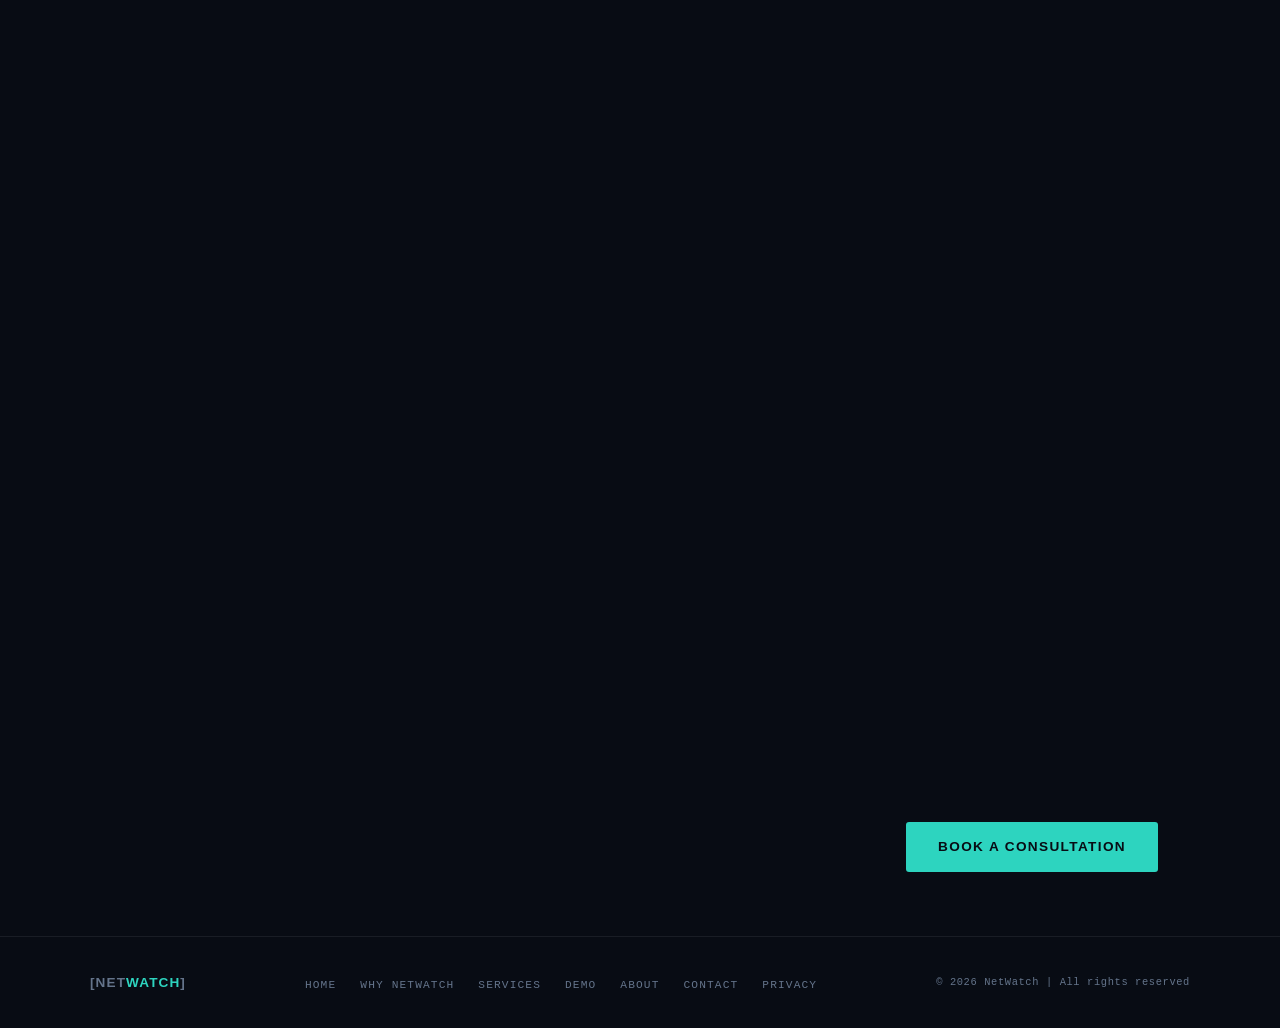
<file: why.html>
<!DOCTYPE html>
<html lang="en">
<head>
  <meta charset="UTF-8" />
  <link rel="icon" type="image/svg+xml" href="favicon.svg" />
  <meta http-equiv="Content-Security-Policy" content="default-src 'self'; script-src 'self' 'unsafe-inline'; connect-src 'self'; frame-src 'self'; img-src 'self' data:; style-src 'self' 'unsafe-inline' https://fonts.googleapis.com; font-src 'self' https://fonts.gstatic.com; worker-src 'self' blob:;">
  <meta name="viewport" content="width=device-width, initial-scale=1.0" />
  <title>Why It Matters | NetWatch Advanced</title>
  <link rel="preconnect" href="https://fonts.googleapis.com" />
  <link href="https://fonts.googleapis.com/css2?family=Chakra+Petch:wght@400;500;600;700&family=DM+Sans:wght@300;400;500&family=JetBrains+Mono:wght@400;500&display=swap" rel="stylesheet" />
  <link rel="stylesheet" href="assets/css/netwatch.css" />
  <style>
    .problem-grid { display: grid; grid-template-columns: repeat(auto-fit, minmax(260px, 1fr)); gap: 1px; background: var(--border); border: 1px solid var(--border); border-radius: 4px; overflow: hidden; margin-top: 1rem; }
    .problem-card { background: var(--bg2); padding: 2rem; transition: background 0.2s; }
    .problem-card:hover { background: var(--bg3); }
    .problem-icon { font-family: var(--mono); font-size: 0.7rem; letter-spacing: 0.15em; color: var(--amber); margin-bottom: 1rem; display: flex; align-items: center; gap: 0.5rem; }
    .problem-icon::before { content: '⚠'; font-size: 0.85rem; }
    .problem-card h3 { font-family: var(--head); font-size: 1rem; font-weight: 600; color: var(--text); margin-bottom: 0.6rem; letter-spacing: 0.02em; }
    .problem-card p { font-size: 0.9rem; color: var(--text-muted); line-height: 1.7; }
    .page-eyebrow { animation: fadeUp 0.4s ease both; }
    .page-header h1 { animation: fadeUp 0.4s 0.08s ease both; }
    .page-header .lead { animation: fadeUp 0.4s 0.16s ease both; }
  </style>
</head>
<body>

  <div id="site-nav" data-active="why"></div>

  <div class="page-header">
    <div class="breadcrumb">
      <a href="index.html">Home</a>
      <span>/</span>
      <span style="color: var(--text-muted);">Why It Matters</span>
    </div>
    <p class="page-eyebrow">The Problem</p>
    <h1>Your network is a <em>black box.</em></h1>
    <p class="lead">
      Enterprises have dedicated security teams, monitoring tools, and a helpdesk to call.
      Independent businesses have a router from the ISP and a hope that nothing goes wrong.
      That gap is real, the threats are not theoretical, and the absence of support options
      at this market segment is exactly the problem we are here to address.
    </p>
  </div>

  <div class="divider"></div>

  <section class="section">
    <div class="problem-grid">
      <div class="problem-card">
        <p class="problem-icon">No Visibility</p>
        <h3>You don't know what's on your network</h3>
        <p>POS terminals, staff devices, security cameras, smart TVs, and guest connections all
           share your infrastructure. Any of them can be compromised. Without visibility into
           what's connected and what it's doing, a device that's been quietly misbehaving
           for months looks identical to one that's fine.</p>
      </div>
      <div class="problem-card">
        <p class="problem-icon">Compliance Exposure</p>
        <h3>A flat network with a POS system is a PCI violation waiting to happen</h3>
        <p>PCI-DSS requires strict segmentation between payment processing systems and
           all other network traffic. Most independent business networks are completely flat,
           meaning your POS terminal and guest WiFi share the same infrastructure. That
           is not a security opinion, it is a compliance gap with real liability attached.</p>
      </div>
      <div class="problem-card">
        <p class="problem-icon">Silent Leakage</p>
        <h3>Your devices are talking without your permission</h3>
        <p>Telemetry, fingerprinting, and behavioral tracking happen constantly across
           network-connected devices. DNS bypass attempts, where devices try to ignore
           your resolver and phone home directly, are increasingly common. Your router
           doesn't log it and unless configured properly, it doesn't stop it either.</p>
      </div>
      <div class="problem-card">
        <p class="problem-icon">No Support Options</p>
        <h3>MSPs have client minimums that most independent businesses don't meet</h3>
        <p>Managed service providers are built around enterprise accounts. Their pricing,
           contracts, and minimum requirements consistently price out the independent
           business owner who needs help just as much. You've been left with consumer-grade
           gear and the assumption that your network doesn't need professional attention. It does.</p>
      </div>
      <div class="problem-card">
        <p class="problem-icon">No Segmentation</p>
        <h3>Every device on your network trusts every other</h3>
        <p>A typical business network is flat: POS terminals, staff laptops, security cameras,
           and guest WiFi all share the same infrastructure with no boundaries between them.
           If one device is compromised, everything else is reachable from it.
           Containment requires segmentation, which most business routers require
           deliberate configuration to achieve.</p>
      </div>
      <div class="problem-card">
        <p class="problem-icon">No Records or Logging</p>
        <h3>When something goes wrong, there's no timeline</h3>
        <p>Most businesses discover a network compromise from their bank, a payment
           processor, or a breach notification, not from their own network. By then the
           damage is done. Without logging there's no way to know when an issue started,
           what was accessed, or how long it had been happening. No record means no response.</p>
      </div>
    </div>
  </section>

  <div class="divider"></div>

  <section class="section">
    <div class="context-block">
      <h3>Independent Business Network Security</h3>
      <p>
        The most common threats on independent business networks aren't sophisticated targeted attacks.
        They're <strong>passive and persistent</strong>: devices that were never properly segmented,
        DNS queries that were never filtered, traffic that was never inspected. The damage accumulates
        quietly over months, not in dramatic incidents. A single network-connected device sending
        telemetry data home hundreds of times per day does so entirely without your knowledge
        unless something is watching.
      </p>
      <p>
        NetWatch Advanced is a <strong>detection system, not a prevention system.</strong> It does not block
        traffic, stop attacks, or intervene in connections. What it does is give you
        <strong>visibility you don't currently have</strong>: a continuous record of what's happening
        on your network, with alerting when something looks wrong.
      </p>
      <p>
        That distinction matters. A smoke detector doesn't put out the fire, but you cannot respond
        to a fire you don't know is happening. Right now, most independent business networks have
        neither the detector nor anyone to call. NetWatch Advanced is both.
      </p>
    </div>

    <div class="context-block">
      <h3>Why Not Just Buy a Security Product?</h3>
      <p>
        Consumer network security products do exist. <strong>Firewalla, Eero Secure,
        Netgear Armor</strong> are legitimate tools that provide a meaningful
        baseline for someone who wants something over nothing. But they are one-size-fits-all
        and place the entire burden of deployment and interpretation on you, the owner.
      </p>
      <p>
        What they are, without exception, is <strong>products.</strong> You research them, buy them,
        install them yourself, interpret the alerts yourself, and when something looks wrong
        you spend hours trying to find an accurate answer. The detection they provide is largely
        signature-based: only known threats, known patterns, and known bad actors.
        If it's in the database, it gets flagged. If it isn't, it doesn't.
      </p>
      <p>
        NetWatch Advanced deploys a <strong>two-layer detection model.</strong> Suricata's
        signature engine catches known threats against a continuously updated ruleset.
        The proprietary heuristic layer catches everything else, based on behavioral
        deviations from your network's established baseline. A device that suddenly
        triples its outbound connections at 2am is flagged not because it matches a known
        pattern, but because it doesn't match <em>your</em> pattern. That distinction
        is what makes it genuinely useful rather than just another alert feed to ignore.
      </p>
      <p>
        It also comes with a human. Every deployment is preceded by a connectivity and
        coverage audit, configured specifically for your hardware and environment, and
        supported by direct access to the person who built and deployed the system.
        When you have a question, you're not opening a ticket with a support team
        in a timezone you've never been to. <strong>You're contacting the person
        who was in your building, knows your network, and has been watching it
        since day one.</strong>
      </p>
      <p>
        That combination of heuristic and signature detection, purpose-built deployment,
        and a direct operator relationship doesn't exist as an off-the-shelf product.
        It exists as a service. That's what NetWatch Advanced is, and what makes it different.
      </p>
    </div>
  </section>

  <div class="cta-row">
    <p>Ready to see what NetWatch Advanced looks like for your business?</p>
    <a href="index.html#how-it-works" class="btn-ghost">See the Process ↓</a>
    <a href="contact.html" class="btn-primary">Book a Consultation</a>
  </div>

  <footer id="site-footer"></footer>
  <script src="assets/js/netwatch.js"></script>

</body>
</html>
</file>
<file: assets/css/netwatch.css>
/* ============================================================
   NETWATCH.CSS — Shared Design System
   Page-specific styles live in on-page <style> blocks.
   ============================================================ */


/* ── RESET ── */
*, *::before, *::after {
  box-sizing: border-box;
  margin: 0;
  padding: 0;
}


/* ── DESIGN TOKENS ── */
:root {
  --bg:          #080c14;
  --bg2:         #0d1220;
  --bg3:         #111827;
  --border:      rgba(255, 255, 255, 0.07);
  --border2:     rgba(255, 255, 255, 0.13);
  --teal:        #2dd4bf;
  --teal-dim:    #0f766e;
  --teal-glow:   rgba(45, 212, 191, 0.12);
  --teal-hover:  #5eead4;
  --amber:       #f59e0b;
  --amber-dim:   rgba(245, 158, 11, 0.15);
  --text:        #e2e8f0;
  --text-muted:  #94a3b8;
  --text-dim:    #64748b;
  --mono:        'JetBrains Mono', monospace;
  --head:        'Chakra Petch', sans-serif;
  --body:        'DM Sans', sans-serif;
  --nav-height:  64px;
}


/* ── BASE ── */
html {
  scroll-behavior: smooth;
}

body {
  background: var(--bg);
  color: var(--text);
  font-family: var(--body);
  font-size: 16px;
  line-height: 1.7;
  min-height: 100vh;
  overflow-x: clip;
}

body::before {
  content: '';
  position: fixed;
  inset: 0;
  background-image: url("data:image/svg+xml,%3Csvg viewBox='0 0 256 256' xmlns='http://www.w3.org/2000/svg'%3E%3Cfilter id='n'%3E%3CfeTurbulence type='fractalNoise' baseFrequency='0.9' numOctaves='4' stitchTiles='stitch'/%3E%3C/filter%3E%3Crect width='100%25' height='100%25' filter='url(%23n)' opacity='0.03'/%3E%3C/svg%3E");
  pointer-events: none;
  z-index: 0;
  opacity: 0.4;
}

body::after {
  content: '';
  position: fixed;
  inset: 0;
  background-image:
    linear-gradient(rgba(45, 212, 191, 0.03) 1px, transparent 1px),
    linear-gradient(90deg, rgba(45, 212, 191, 0.03) 1px, transparent 1px);
  background-size: 48px 48px;
  pointer-events: none;
  z-index: 0;
}

* {
  position: relative;
  z-index: 1;
}

/* html and body must be position:static — position:relative on these
   elements interferes with sticky positioning across all pages */
html, body {
  position: static;
}


/* ── NAVIGATION ── */
#site-nav {
  position: sticky;
  top: 0;
  z-index: 100;
}
nav {
  position: sticky;
  top: 0;
  z-index: 100;
  background: rgba(8, 12, 20, 0.9);
  backdrop-filter: blur(16px);
  border-bottom: 1px solid var(--border);
  padding: 0 2rem;
  height: var(--nav-height);
  display: flex;
  align-items: center;
  justify-content: space-between;
}

.nav-logo {
  font-family: var(--head);
  font-size: 1.1rem;
  font-weight: 700;
  letter-spacing: 0.08em;
  color: var(--text);
  text-decoration: none;
  display: flex;
  align-items: center;
  gap: 0.5rem;
}

.nav-logo span       { color: var(--teal); }
.nav-logo .logo-bracket {
  font-family: var(--mono);
  color: var(--teal-dim);
  font-size: 0.85rem;
}

.nav-links {
  display: flex;
  gap: 2rem;
  list-style: none;
  align-items: center;
}

.nav-links a {
  font-family: var(--mono);
  font-size: 0.75rem;
  letter-spacing: 0.1em;
  text-transform: uppercase;
  color: var(--text-muted);
  text-decoration: none;
  transition: color 0.2s;
}

.nav-links a:hover  { color: var(--teal); }
.nav-links a.active { color: var(--teal); }

.nav-cta {
  font-family: var(--head);
  font-size: 0.8rem;
  font-weight: 600;
  letter-spacing: 0.08em;
  text-transform: uppercase;
  color: var(--bg) !important;
  background: var(--teal);
  padding: 0.45rem 1.1rem;
  border-radius: 3px;
  text-decoration: none;
  transition: background 0.2s;
}

.nav-cta:hover { background: var(--teal-hover) !important; }

.nav-hamburger {
  display: none;
  flex-direction: column;
  gap: 5px;
  cursor: pointer;
  padding: 4px;
  background: none;
  border: none;
}

.nav-hamburger span {
  display: block;
  width: 22px;
  height: 2px;
  background: var(--text-muted);
  transition: all 0.3s;
}


/* ── MOBILE MENU ── */
.mobile-menu {
  display: none;
  position: fixed;
  top: var(--nav-height);
  left: 0;
  right: 0;
  background: rgba(8, 12, 20, 0.97);
  border-bottom: 1px solid var(--border);
  padding: 1.5rem 2rem;
  z-index: 99;
  flex-direction: column;
  gap: 1.25rem;
}

.mobile-menu.open { display: flex; }

.mobile-menu a {
  font-family: var(--mono);
  font-size: 0.85rem;
  letter-spacing: 0.08em;
  text-transform: uppercase;
  color: var(--text-muted);
  text-decoration: none;
  padding: 0.5rem 0;
  border-bottom: 1px solid var(--border);
}

.mobile-menu .nav-cta {
  color: var(--bg) !important;
  text-align: center;
  padding: 0.75rem;
  margin-top: 0.5rem;
  border-bottom: none;
}


/* ── BUTTONS ── */
.btn-primary {
  font-family: var(--head);
  font-size: 0.85rem;
  font-weight: 600;
  letter-spacing: 0.1em;
  text-transform: uppercase;
  background: var(--teal);
  color: var(--bg);
  padding: 0.85rem 2rem;
  border-radius: 3px;
  text-decoration: none;
  transition: background 0.2s;
  display: inline-block;
  white-space: nowrap;
}

.btn-primary:hover { background: var(--teal-hover); }

.btn-ghost {
  font-family: var(--mono);
  font-size: 0.75rem;
  letter-spacing: 0.12em;
  text-transform: uppercase;
  color: var(--text-muted);
  text-decoration: none;
  border: 1px solid var(--border2);
  padding: 0.85rem 2rem;
  border-radius: 3px;
  transition: border-color 0.2s, color 0.2s;
  display: inline-block;
  white-space: nowrap;
}

.btn-ghost:hover { border-color: var(--teal); color: var(--teal); }


/* ── SECTION SCAFFOLDING ── */
.section {
  max-width: 1100px;
  margin: 0 auto;
  padding: 2.5rem 2rem;
}

.section-label {
  font-family: var(--mono);
  font-size: 0.68rem;
  letter-spacing: 0.22em;
  text-transform: uppercase;
  color: var(--teal);
  margin-bottom: 1rem;
  display: flex;
  align-items: center;
  gap: 0.75rem;
}

.section-label::before {
  content: '';
  display: block;
  width: 24px;
  height: 1px;
  background: var(--teal);
}

.section h2 {
  font-family: var(--head);
  font-size: clamp(1.8rem, 3.5vw, 2.6rem);
  font-weight: 700;
  line-height: 1.15;
  color: var(--text);
  margin-bottom: 1.25rem;
}

.section h2 em {
  font-style: normal;
  color: var(--teal);
}

.section-intro {
  font-size: 1.05rem;
  color: var(--text-muted);
  max-width: 640px;
  line-height: 1.8;
  margin-bottom: 3.5rem;
  font-weight: 300;
}

.divider {
  height: 1px;
  background: var(--border);
  max-width: 1100px;
  margin: 0 auto;
}

.divider-full {
  height: 1px;
  background: var(--border);
}


/* ── STAT STRIP ── */
.stat-strip {
  border-top: 1px solid var(--border);
  border-bottom: 1px solid var(--border);
  background: var(--bg2);
}

.stat-strip-inner {
  max-width: 1100px;
  margin: 0 auto;
  padding: 2rem;
  display: grid;
  grid-template-columns: repeat(auto-fit, minmax(200px, 1fr));
  gap: 2rem;
}

.stat-item {
  display: flex;
  flex-direction: column;
  gap: 0.25rem;
}

.stat-value {
  font-family: var(--head);
  font-size: 1.8rem;
  font-weight: 700;
  color: var(--teal);
  letter-spacing: -0.02em;
}

.stat-label {
  font-family: var(--mono);
  font-size: 0.7rem;
  letter-spacing: 0.12em;
  text-transform: uppercase;
  color: var(--text-dim);
}


/* ── WHY STRIP ── */
.why-strip {
  border-top: 1px solid var(--border);
  border-bottom: 1px solid var(--border);
  background: var(--bg2);
}

.why-strip-inner {
  max-width: 1100px;
  margin: 0 auto;
  padding: 1.75rem 2rem;
  display: flex;
  align-items: center;
  justify-content: space-between;
  gap: 2rem;
  flex-wrap: wrap;
}

.why-strip-content {
  flex: 1;
  min-width: 260px;
}

.why-strip-label {
  font-family: var(--mono);
  font-size: 0.68rem;
  letter-spacing: 0.18em;
  text-transform: uppercase;
  color: var(--amber);
  margin-bottom: 0.4rem;
}

.why-strip-text {
  font-size: 0.9rem;
  color: var(--text-muted);
  line-height: 1.75;
  max-width: 680px;
}

.why-strip-link {
  font-family: var(--mono);
  font-size: 0.72rem;
  letter-spacing: 0.1em;
  color: var(--teal);
  text-decoration: none;
  white-space: nowrap;
  border-bottom: 1px solid var(--teal-dim);
  padding-bottom: 1px;
  transition: border-color 0.2s, color 0.2s;
  flex-shrink: 0;
}

.why-strip-link:hover { color: var(--teal-hover); border-color: var(--teal-hover); }


/* ── TIER FLOW ── */
.tier-flow {
  display: flex;
  flex-direction: column;
}

.tier {
  border: 1px solid var(--border2);
  border-radius: 4px;
  background: var(--bg2);
  overflow: hidden;
  transition: border-color 0.25s;
  cursor: pointer;
  scroll-margin-top: 80px;
}

.tier:hover  { border-color: var(--teal-dim); }
.tier.active { border-color: var(--teal); }

.tier-header {
  display: flex;
  align-items: center;
  gap: 1.25rem;
  padding: 1.5rem 1.75rem;
  user-select: none;
}

.tier-num {
  font-family: var(--mono);
  font-size: 0.65rem;
  font-weight: 500;
  letter-spacing: 0.12em;
  color: var(--bg);
  background: var(--teal-dim);
  width: 28px;
  height: 28px;
  border-radius: 50%;
  display: flex;
  align-items: center;
  justify-content: center;
  flex-shrink: 0;
  transition: background 0.25s;
}

.tier.active .tier-num { background: var(--teal); }
.tier.t4     .tier-num { background: var(--teal); }

.tier-meta { flex: 1; }

.tier-tag {
  font-family: var(--mono);
  font-size: 0.65rem;
  letter-spacing: 0.15em;
  text-transform: uppercase;
  color: var(--text-dim);
  margin-bottom: 0.2rem;
  transition: color 0.25s;
}

.tier.active .tier-tag { color: var(--teal); }
.tier.t4     .tier-tag { color: var(--teal); }

.tier-name {
  font-family: var(--head);
  font-size: 1.1rem;
  font-weight: 600;
  color: var(--text);
  letter-spacing: 0.02em;
}

.tier-toggle {
  font-family: var(--mono);
  font-size: 1.1rem;
  color: var(--text-dim);
  transition: transform 0.25s, color 0.2s;
}

.tier.active .tier-toggle {
  transform: rotate(180deg);
  color: var(--teal);
}

.tier-body {
  max-height: 0;
  overflow: hidden;
  transition: max-height 0.45s ease;
}

.tier-body-inner {
  padding: 0 1.75rem 1.75rem;
  border-top: 1px solid var(--border);
}

.tier-desc {
  font-size: 0.95rem;
  color: var(--text-muted);
  line-height: 1.8;
  margin: 1.25rem 0;
}

.tier-desc strong {
  color: var(--text);
  font-weight: 500;
}

.tier-services {
  display: grid;
  grid-template-columns: repeat(auto-fit, minmax(220px, 1fr));
  gap: 0.75rem;
  margin-top: 1rem;
}

.tier-service {
  display: flex;
  align-items: flex-start;
  gap: 0.6rem;
  font-size: 0.875rem;
  color: var(--text-muted);
  background: var(--bg3);
  border: 1px solid var(--border);
  border-radius: 3px;
  padding: 0.65rem 0.9rem;
}

.tier-service-dot {
  width: 5px;
  height: 5px;
  border-radius: 50%;
  background: var(--teal);
  flex-shrink: 0;
  margin-top: 0.45rem;
}

.tier-note {
  margin-top: 1.25rem;
  padding: 0.9rem 1.1rem;
  background: var(--amber-dim);
  border-left: 2px solid var(--amber);
  border-radius: 0 3px 3px 0;
  font-size: 0.85rem;
  color: var(--text-muted);
  line-height: 1.7;
}

.tier-note strong {
  color: var(--amber);
  font-weight: 500;
}

.tier-note-teal {
  margin-top: 1.25rem;
  padding: 0.9rem 1.1rem;
  background: var(--teal-glow);
  border-left: 2px solid var(--teal);
  border-radius: 0 3px 3px 0;
  font-size: 0.85rem;
  color: var(--text-muted);
  line-height: 1.7;
}

.tier-note-teal strong {
  color: var(--teal);
  font-weight: 500;
}

.tier-connector {
  display: flex;
  align-items: center;
  gap: 0;
  padding: 0 0 0 40px;
  height: 44px;
}

.tier-connector-inner {
  display: flex;
  flex-direction: column;
  align-items: center;
  gap: 3px;
}

.tier-connector-line {
  width: 1px;
  height: 20px;
  background: var(--teal-dim);
}

.tier-connector-line-short {
  width: 1px;
  height: 14px;
  background: var(--teal-dim);
}

.tier-connector-label {
  font-family: var(--mono);
  font-size: 0.65rem;
  color: var(--teal-dim);
  letter-spacing: 0.1em;
}


/* ── ENTRY LANES ── */
.entry-lanes {
  display: grid;
  grid-template-columns: 1fr 1fr;
  gap: 1px;
  background: var(--border);
  border: 1px solid var(--border2);
  border-radius: 4px;
  overflow: hidden;
  margin-top: 1.5rem;
}

.lane {
  background: var(--bg2);
  padding: 1.25rem 1.5rem;
}

.lane-label {
  font-family: var(--mono);
  font-size: 0.65rem;
  letter-spacing: 0.15em;
  text-transform: uppercase;
  margin-bottom: 0.5rem;
}

.lane-label.paid { color: var(--teal); }
.lane-label.free { color: var(--text-dim); }

.lane p {
  font-size: 0.875rem;
  color: var(--text-muted);
  line-height: 1.7;
}


/* ── BREADCRUMB ── */
.breadcrumb {
  font-family: var(--mono);
  font-size: 0.7rem;
  letter-spacing: 0.12em;
  color: var(--text-dim);
  margin-bottom: 1.5rem;
  display: flex;
  align-items: center;
  gap: 0.5rem;
}

.breadcrumb a {
  color: var(--text-dim);
  text-decoration: none;
  transition: color 0.2s;
}

.breadcrumb a:hover { color: var(--teal); }
.breadcrumb span    { color: var(--teal-dim); }


/* ── PAGE HEADER ── */
.page-header {
  max-width: 1100px;
  margin: 0 auto;
  padding: 2rem 2rem 1rem;
}

.page-eyebrow {
  font-family: var(--mono);
  font-size: 0.7rem;
  letter-spacing: 0.2em;
  text-transform: uppercase;
  color: var(--teal);
  margin-bottom: 1rem;
  display: flex;
  align-items: center;
  gap: 0.75rem;
}

.page-eyebrow::before {
  content: '';
  display: block;
  width: 24px;
  height: 1px;
  background: var(--teal);
}

.page-header h1 {
  font-family: var(--head);
  font-size: clamp(2rem, 4.5vw, 3.2rem);
  font-weight: 700;
  line-height: 1.1;
  color: var(--text);
  margin-bottom: 1.25rem;
}

.page-header h1 em {
  font-style: normal;
  color: var(--teal);
}

.page-header .lead {
  font-size: 1.05rem;
  color: var(--text-muted);
  max-width: 620px;
  line-height: 1.8;
  font-weight: 300;
}


/* ── CONTEXT BLOCK ── */
.context-block {
  background: var(--bg2);
  border: 1px solid var(--border2);
  border-radius: 4px;
  padding: 1rem 2.25rem;
  margin-top: 2rem;
}

.context-block p {
  font-size: 0.95rem;
  color: var(--text-muted);
  line-height: 1.85;
  margin-bottom: 1rem;
}

.context-block p:last-child { margin-bottom: 0; }

.context-block strong {
  color: var(--text);
  font-weight: 500;
}


/* ── HARDWARE CALLOUT ── */
/* Amber warning block — used on services page, available site-wide */
.hardware-callout {
  background: var(--bg2);
  border: 1px solid var(--border2);
  border-radius: 4px;
  padding: 2rem 2.25rem;
  margin-bottom: 4rem;
}

.hardware-callout-label {
  font-family: var(--mono);
  font-size: 0.65rem;
  letter-spacing: 0.18em;
  text-transform: uppercase;
  color: var(--amber);
  margin-bottom: 0.75rem;
  display: flex;
  align-items: center;
  gap: 0.5rem;
}

.hardware-callout-label::before {
  content: '⚠';
  font-size: 0.75rem;
}

.hardware-callout p {
  font-size: 0.9rem;
  color: var(--text-muted);
  line-height: 1.8;
  margin-bottom: 0.75rem;
}

.hardware-callout p:last-child { margin-bottom: 0; }

.hardware-callout strong {
  color: var(--text);
  font-weight: 500;
}


/* ── OWNERSHIP NOTE ── */
/* Teal info block — used on services page, available site-wide */
.ownership-note {
  background: var(--teal-glow);
  border: 1px solid var(--teal-dim);
  border-radius: 4px;
  padding: 1.5rem 1.75rem;
  margin-bottom: 4rem;
}

.ownership-note p {
  font-size: 0.9rem;
  color: var(--text-muted);
  line-height: 1.8;
  margin-bottom: 0.5rem;
}

.ownership-note p:last-child { margin-bottom: 0; }

.ownership-note strong { color: var(--teal); font-weight: 500; }


/* ── CTA SECTION (homepage) ── */
.cta-section {
  background: var(--bg2);
  border-top: 1px solid var(--border);
  border-bottom: 1px solid var(--border);
}

.cta-inner {
  max-width: 1100px;
  margin: 0 auto;
  padding: 2.5rem 2rem;
  display: grid;
  grid-template-columns: 1fr auto;
  gap: 3rem;
  align-items: center;
}

.cta-inner h2 {
  font-family: var(--head);
  font-size: clamp(1.6rem, 3vw, 2.2rem);
  font-weight: 700;
  color: var(--text);
  line-height: 1.2;
  margin-bottom: 0.75rem;
}

.cta-inner h2 em {
  font-style: normal;
  color: var(--teal);
}

.cta-inner p {
  font-size: 0.95rem;
  color: var(--text-muted);
  max-width: 500px;
  line-height: 1.8;
}

.cta-actions {
  display: flex;
  flex-direction: column;
  gap: 0.75rem;
  align-items: center;
  min-width: 200px;
}

.cta-email {
  font-family: var(--mono);
  font-size: 0.7rem;
  letter-spacing: 0.1em;
  color: var(--text-dim);
  text-align: center;
}


/* ── CTA ROW (interior pages) ── */
.cta-row {
  display: flex;
  align-items: center;
  gap: 1.5rem;
  flex-wrap: wrap;
  padding: 3rem 2rem 4rem;
  max-width: 1100px;
  margin: 0 auto;
}

.cta-row p {
  font-size: 0.95rem;
  color: var(--text-muted);
  flex: 1;
  min-width: 240px;
}


/* ── FOOTER ── */
footer {
  background: var(--bg);
  border-top: 1px solid var(--border);
  padding: 2rem;
}

.footer-inner {
  max-width: 1100px;
  margin: 0 auto;
  display: flex;
  justify-content: space-between;
  align-items: center;
  gap: 1rem;
  flex-wrap: wrap;
}

.footer-brand {
  font-family: var(--head);
  font-size: 0.85rem;
  font-weight: 600;
  letter-spacing: 0.08em;
  color: var(--text-dim);
}

.footer-brand span { color: var(--teal); }

.footer-links {
  display: flex;
  gap: 1.5rem;
  list-style: none;
}

.footer-links a {
  font-family: var(--mono);
  font-size: 0.7rem;
  letter-spacing: 0.1em;
  text-transform: uppercase;
  color: var(--text-dim);
  text-decoration: none;
  transition: color 0.2s;
}

.footer-links a:hover { color: var(--teal); }

.footer-copy {
  font-family: var(--mono);
  font-size: 0.65rem;
  color: var(--text-dim);
  letter-spacing: 0.06em;
}


/* ── ANIMATIONS ── */
@keyframes fadeUp {
  from { opacity: 0; transform: translateY(20px); }
  to   { opacity: 1; transform: translateY(0); }
}


/* ── RESPONSIVE ── */
@media (max-width: 768px) {
  .nav-links      { display: none; }
  .nav-hamburger  { display: flex; }

  .section        { padding: 1.75rem 1.5rem; }
  .page-header    { padding: 1.25rem 1.5rem 0.75rem; }

  .stat-strip-inner { grid-template-columns: 1fr 1fr; gap: 1.5rem; }

  .cta-inner {
    grid-template-columns: 1fr;
    text-align: center;
  }

  .cta-inner p  { margin: 0 auto; }
  .cta-actions  { flex-direction: row; flex-wrap: wrap; justify-content: center; }
  .cta-row      { padding: 2rem 1.5rem 3rem; }

  .entry-lanes  { grid-template-columns: 1fr; }

  .footer-inner  { flex-direction: column; text-align: center; gap: 1rem; }
  .footer-links  { justify-content: center; flex-wrap: wrap; gap: 1rem; }
}

@media (max-width: 480px) {
  nav                 { padding: 0 1.25rem; }
  .stat-strip-inner   { grid-template-columns: 1fr; }
}
</file>
